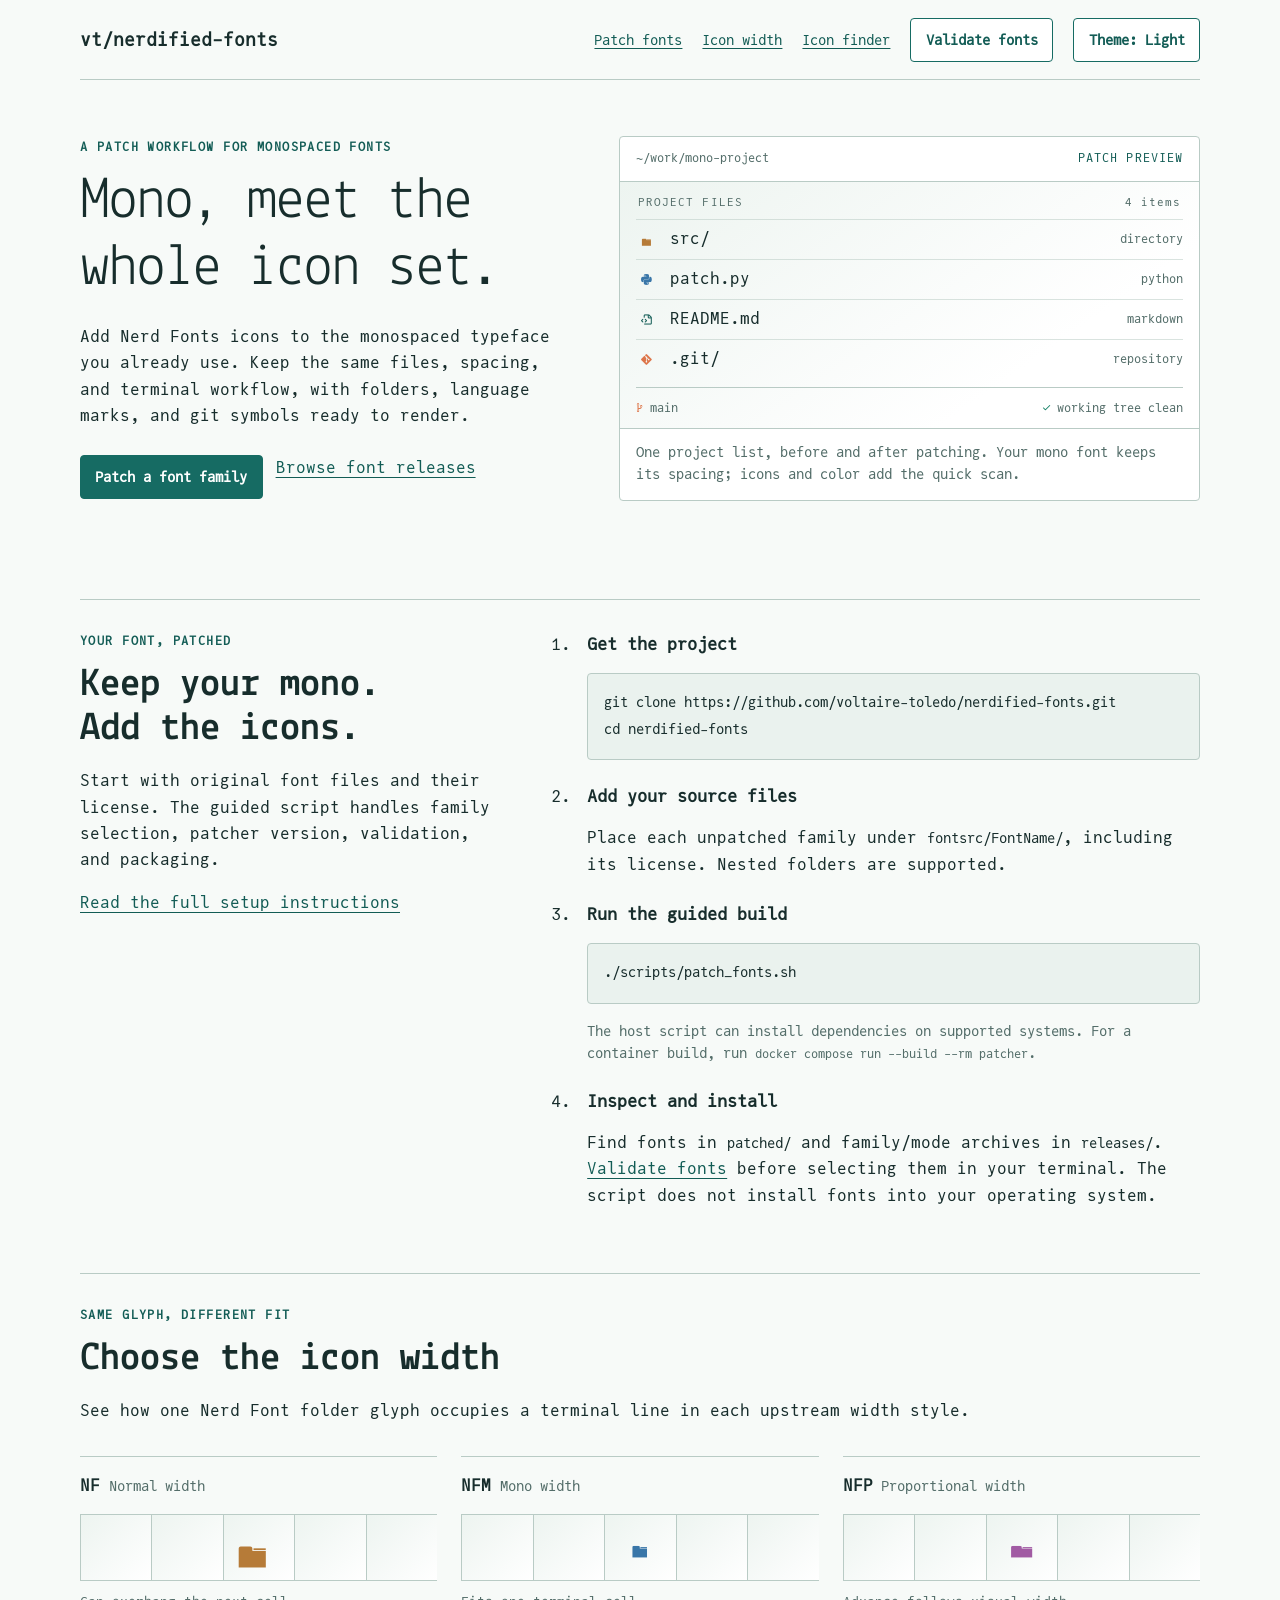
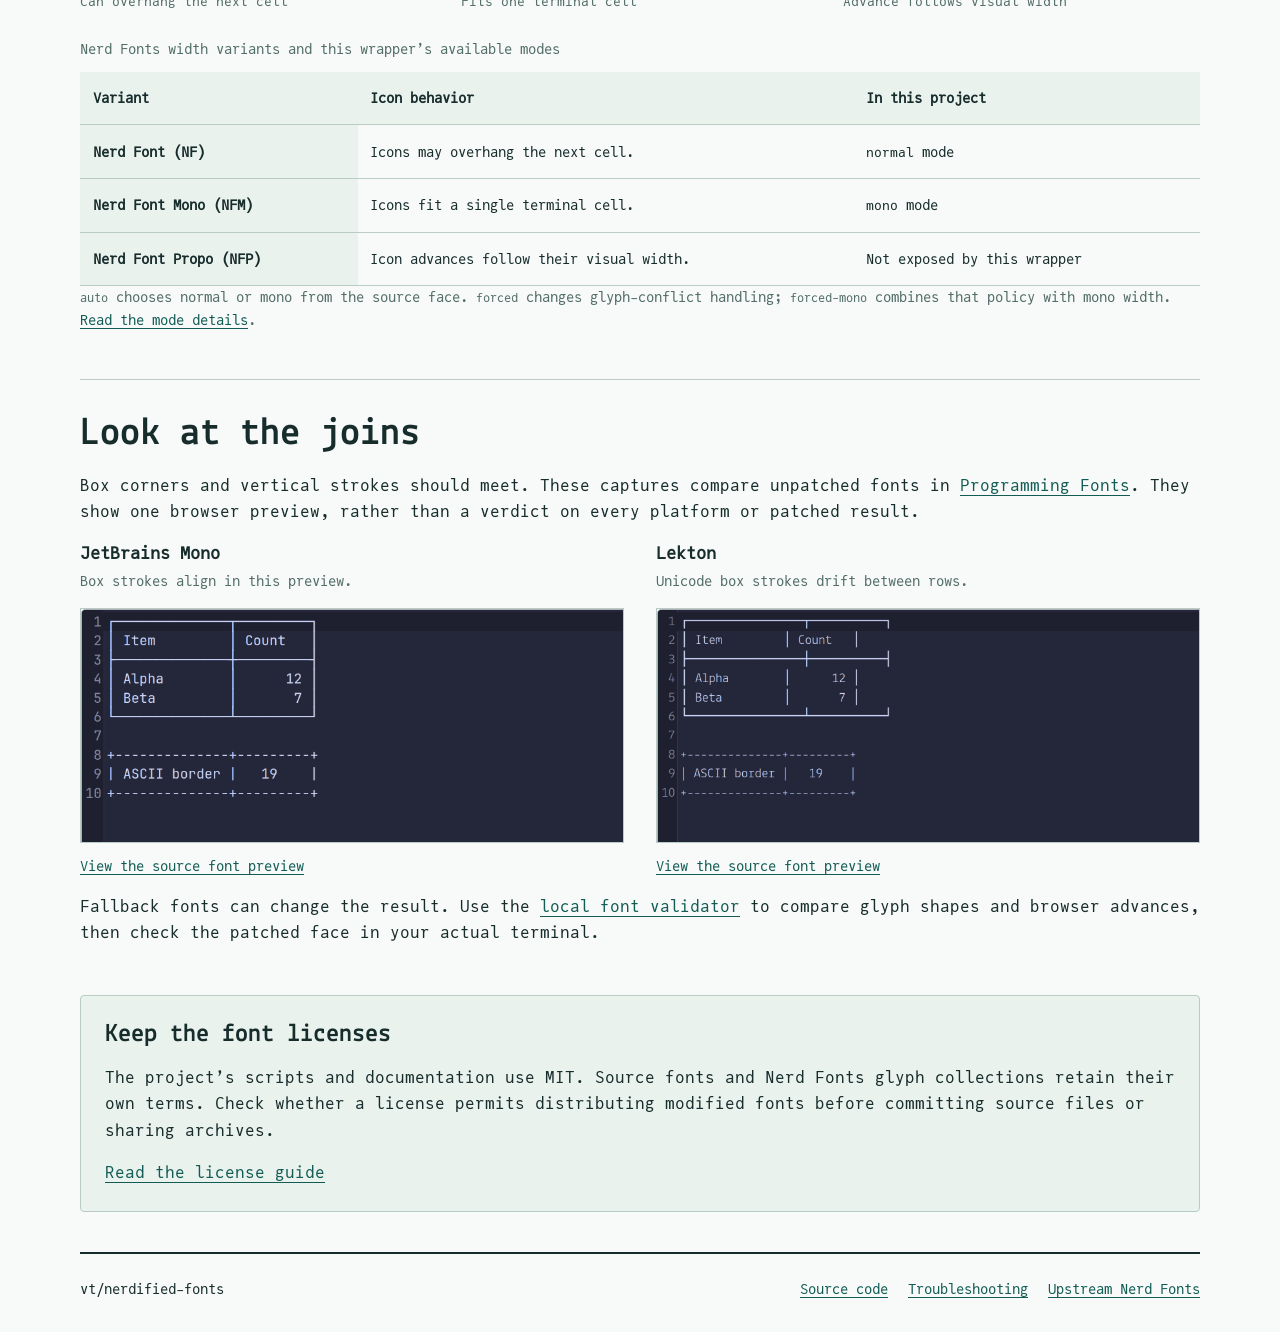
<file: site/index.html>
<!doctype html>
<html lang="en">
<head>
  <meta charset="utf-8">
  <meta name="viewport" content="width=device-width, initial-scale=1">
  <meta name="description" content="Patch monospaced font families with Nerd Fonts glyphs, compare icon widths, and package the results.">
  <title>vt/nerdified-fonts — Nerd Fonts for mono type</title>
  <link rel="preload" href="fonts/vt-nerd-mono-specimen.woff2" as="font" type="font/woff2" crossorigin>
  <link rel="preload" href="fonts/lekton-bold.woff2" as="font" type="font/woff2" crossorigin>
  <script src="theme.js"></script>
  <link rel="stylesheet" href="styles.css">
</head>
<body>
  <a class="skip" href="#main">Skip to content</a>
  <header class="site-header">
    <a class="brand" href="index.html" aria-current="page">vt/nerdified-fonts</a>
    <nav aria-label="Main navigation">
      <a href="#patch">Patch fonts</a>
      <a href="#variants">Icon width</a>
      <a href="https://www.nerdfonts.com/cheat-sheet">Icon finder</a>
      <a class="button" href="validation.html">Validate fonts</a>
      <button type="button" data-theme-toggle>Switch theme</button>
    </nav>
  </header>
  <main id="main">
    <div class="retro-only retro-banner" aria-label="Retro welcome banner">
      <img data-retro-image src="images/retro-disk.png" width="64" height="64" alt="Pixel-art floppy disk">
      <div class="marquee-window"><span class="marquee-text">Welcome to my font homepage!!! Bring your own glyphs. Best viewed with a font you actually like.</span></div>
    </div>
    <div class="retro-only motion-control"><button type="button" data-motion-toggle>Pause retro animations</button></div>
    <section class="intro" aria-labelledby="intro-title">
      <div class="intro-copy">
        <p class="eyebrow">A PATCH WORKFLOW FOR MONOSPACED FONTS</p>
        <h1 id="intro-title">Mono, meet the whole icon set.</h1>
        <p>Add Nerd Fonts icons to the monospaced typeface you already use. Keep the same files, spacing, and terminal workflow, with folders, language marks, and git symbols ready to render.</p>
        <div class="intro-actions">
          <a class="button button-primary" href="#patch">Patch a font family</a>
          <a href="https://github.com/voltaire-toledo/nerdified-fonts/releases">Browse font releases</a>
        </div>
      </div>
      <figure class="intro-demo" aria-labelledby="demo-caption">
        <div class="demo-window-bar"><span>~/work/mono-project</span><span class="demo-state-label">PATCH PREVIEW</span></div>
        <div class="demo-stage" aria-hidden="true">
          <div class="demo-state demo-state-plain">
            <div class="demo-terminal-title"><span>PROJECT FILES</span><span>4 items</span></div>
            <div class="demo-row"><span class="demo-icon"></span><span>src/</span><span class="demo-meta">directory</span></div>
            <div class="demo-row"><span class="demo-icon"></span><span>patch.py</span><span class="demo-meta">python</span></div>
            <div class="demo-row"><span class="demo-icon"></span><span>README.md</span><span class="demo-meta">markdown</span></div>
            <div class="demo-row"><span class="demo-icon"></span><span>.git/</span><span class="demo-meta">repository</span></div>
            <div class="demo-status"><span>main</span><span>working tree clean</span></div>
          </div>
          <div class="demo-state demo-state-patched">
            <div class="demo-terminal-title"><span>PROJECT FILES</span><span>4 items</span></div>
            <div class="demo-row"><span class="demo-icon nf-folder">&#xe613;</span><span>src/</span><span class="demo-meta">directory</span></div>
            <div class="demo-row"><span class="demo-icon nf-python">&#xe73c;</span><span>patch.py</span><span class="demo-meta">python</span></div>
            <div class="demo-row"><span class="demo-icon nf-file">&#xf40d;</span><span>README.md</span><span class="demo-meta">markdown</span></div>
            <div class="demo-row"><span class="demo-icon nf-git">&#xe702;</span><span>.git/</span><span class="demo-meta">repository</span></div>
            <div class="demo-status"><span><span class="demo-branch" aria-hidden="true">&#xf418;</span> main</span><span><span class="demo-check" aria-hidden="true">&#xf42e;</span> working tree clean</span></div>
          </div>
        </div>
        <figcaption id="demo-caption">One project list, before and after patching. Your mono font keeps its spacing; icons and color add the quick scan.</figcaption>
      </figure>
    </section>
    <section class="section-rule setup" id="patch" aria-labelledby="patch-title">
      <div>
        <p class="eyebrow">YOUR FONT, PATCHED</p>
        <h2 id="patch-title">Keep your mono. Add the icons.</h2>
        <p>Start with original font files and their license. The guided script handles family selection, patcher version, validation, and packaging.</p>
        <p><a href="https://github.com/voltaire-toledo/nerdified-fonts#quickstart-patch-fonts-locally">Read the full setup instructions</a></p>
      </div>
      <ol class="steps">
        <li><h3>Get the project</h3><pre><code>git clone https://github.com/voltaire-toledo/nerdified-fonts.git
cd nerdified-fonts</code></pre></li>
        <li><h3>Add your source files</h3><p>Place each unpatched family under <code>fontsrc/FontName/</code>, including its license. Nested folders are supported.</p></li>
        <li><h3>Run the guided build</h3><pre><code>./scripts/patch_fonts.sh</code></pre><p class="small">The host script can install dependencies on supported systems. For a container build, run <code>docker compose run --build --rm patcher</code>.</p></li>
        <li><h3>Inspect and install</h3><p>Find fonts in <code>patched/</code> and family/mode archives in <code>releases/</code>. <a href="validation.html">Validate fonts</a> before selecting them in your terminal. The script does not install fonts into your operating system.</p></li>
      </ol>
    </section>
    <section class="section-rule" id="variants" aria-labelledby="width-title">
      <p class="eyebrow">SAME GLYPH, DIFFERENT FIT</p>
      <h2 id="width-title">Choose the icon width</h2>
      <p>See how one Nerd Font folder glyph occupies a terminal line in each upstream width style.</p>
      <div class="width-specimens" role="group" aria-label="Width examples using the same folder glyph">
        <figure class="width-example">
          <figcaption><strong>NF</strong><span>Normal width</span></figcaption>
          <div class="width-ruler" aria-hidden="true"><span class="width-cell"></span><span class="width-cell"></span><span class="width-cell"></span><span class="width-cell"></span><span class="width-cell"></span><span class="width-glyph width-glyph-wide">&#xe613;</span></div>
          <p>Can overhang the next cell</p>
        </figure>
        <figure class="width-example">
          <figcaption><strong>NFM</strong><span>Mono width</span></figcaption>
          <div class="width-ruler" aria-hidden="true"><span class="width-cell"></span><span class="width-cell"></span><span class="width-cell"></span><span class="width-cell"></span><span class="width-cell"></span><span class="width-glyph width-glyph-cell">&#xe613;</span></div>
          <p>Fits one terminal cell</p>
        </figure>
        <figure class="width-example">
          <figcaption><strong>NFP</strong><span>Proportional width</span></figcaption>
          <div class="width-ruler width-ruler-propo" aria-hidden="true"><span class="width-cell"></span><span class="width-cell"></span><span class="width-cell"></span><span class="width-cell"></span><span class="width-cell"></span><span class="width-glyph width-glyph-propo">&#xe613;</span></div>
          <p>Advance follows visual width</p>
        </figure>
      </div>
      <div class="table-scroll" tabindex="0" role="region" aria-label="Font width variants">
        <table>
          <caption>Nerd Fonts width variants and this wrapper’s available modes</caption>
          <thead><tr><th scope="col">Variant</th><th scope="col">Icon behavior</th><th scope="col">In this project</th></tr></thead>
          <tbody>
            <tr><th scope="row">Nerd Font (NF)</th><td>Icons may overhang the next cell.</td><td><code>normal</code> mode</td></tr>
            <tr><th scope="row">Nerd Font Mono (NFM)</th><td>Icons fit a single terminal cell.</td><td><code>mono</code> mode</td></tr>
            <tr><th scope="row">Nerd Font Propo (NFP)</th><td>Icon advances follow their visual width.</td><td>Not exposed by this wrapper</td></tr>
          </tbody>
        </table>
      </div>
      <p class="small"><code>auto</code> chooses normal or mono from the source face. <code>forced</code> changes glyph-conflict handling; <code>forced-mono</code> combines that policy with mono width. <a href="https://github.com/voltaire-toledo/nerdified-fonts#types-of-nerd-fonts">Read the mode details</a>.</p>
    </section>
    <section class="section-rule" id="field-test" aria-labelledby="test-title">
      <h2 id="test-title">Look at the joins</h2>
      <p>Box corners and vertical strokes should meet. These captures compare unpatched fonts in <a href="https://www.programmingfonts.org/">Programming Fonts</a>. They show one browser preview, rather than a verdict on every platform or patched result.</p>
      <div class="test-comparison">
        <figure><h3>JetBrains Mono</h3><p class="small">Box strokes align in this preview.</p><img src="images/jetbrains-mono-box-test.png" width="1680" height="720" loading="lazy" alt="JetBrains Mono preview with aligned Unicode box corners and vertical columns."><figcaption><a href="https://www.programmingfonts.org/#jetbrainsmono">View the source font preview</a></figcaption></figure>
        <figure><h3>Lekton</h3><p class="small">Unicode box strokes drift between rows.</p><img src="images/lekton-box-test.png" width="1680" height="720" loading="lazy" alt="Lekton preview with Unicode box borders stepping between rows while the ASCII border aligns."><figcaption><a href="https://www.programmingfonts.org/#lekton">View the source font preview</a></figcaption></figure>
      </div>
      <p>Fallback fonts can change the result. Use the <a href="validation.html">local font validator</a> to compare glyph shapes and browser advances, then check the patched face in your actual terminal.</p>
    </section>
    <section class="note" aria-labelledby="license-title">
      <h2 id="license-title">Keep the font licenses</h2>
      <p>The project’s scripts and documentation use MIT. Source fonts and Nerd Fonts glyph collections retain their own terms. Check whether a license permits distributing modified fonts before committing source files or sharing archives.</p>
      <a href="https://github.com/voltaire-toledo/nerdified-fonts#license">Read the license guide</a>
    </section>
  </main>
  <footer class="site-footer"><span>vt/nerdified-fonts</span><div><a href="https://github.com/voltaire-toledo/nerdified-fonts">Source code</a><a href="https://github.com/voltaire-toledo/nerdified-fonts#troubleshooting">Troubleshooting</a><a href="https://github.com/ryanoasis/nerd-fonts">Upstream Nerd Fonts</a></div></footer>
</body>
</html>
</file>
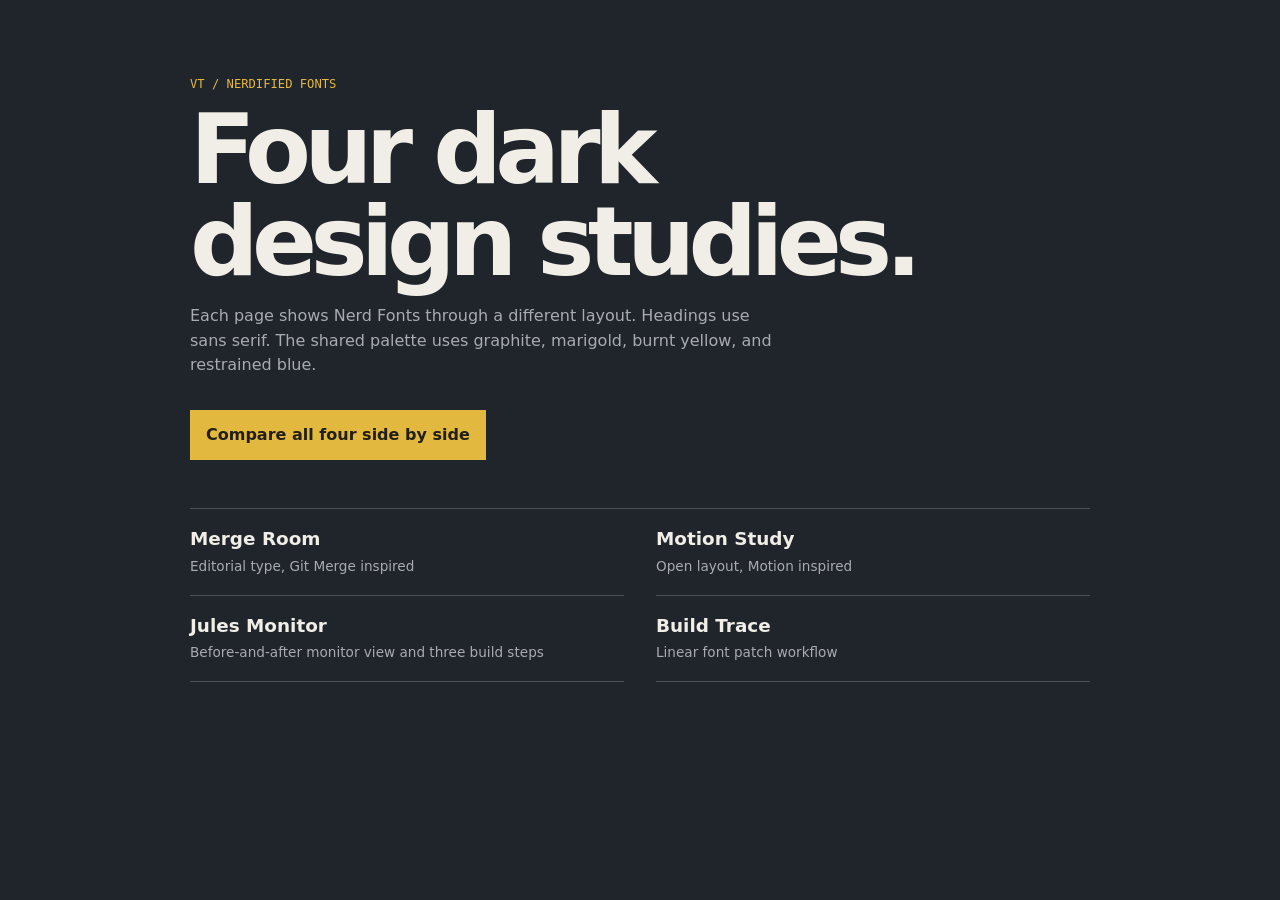
<file: site/prototypes/index.html>
<!doctype html>
<html lang="en">
<head>
  <meta charset="utf-8">
  <meta name="viewport" content="width=device-width, initial-scale=1">
  <meta name="description" content="Four dark visual prototypes for the Nerd Fonts patch workflow.">
  <title>Nerd Fonts dark prototypes</title>
  <style>
    :root { color-scheme: dark; --page: #20242b; --panel: #282e37; --ink: #f0eee7; --muted: #a8acb2; --rule: #4a515b; --yellow: #e3b83f; }
    * { box-sizing: border-box; }
    body { margin: 0; background: var(--page); color: var(--ink); font: 16px/1.55 ui-sans-serif, system-ui, -apple-system, BlinkMacSystemFont, 'Segoe UI', sans-serif; }
    main { width: min(900px, calc(100% - 2rem)); margin: 0 auto; padding: 4rem 0; }
    h1 { max-width: 12ch; margin: 0; font-size: clamp(3rem, 8vw, 6rem); letter-spacing: -.07em; line-height: .95; }
    p { max-width: 58ch; color: var(--muted); }
    a { color: var(--yellow); text-underline-offset: .2em; }
    a:focus-visible { outline: 3px solid var(--yellow); outline-offset: 4px; }
    .eyebrow { color: var(--yellow); font: .76rem/1.4 ui-monospace, monospace; }
    .primary { display: inline-block; margin: 1rem 0 2rem; padding: .8rem 1rem; background: var(--yellow); color: #211e16; font-weight: 700; text-decoration: none; }
    ul { display: grid; grid-template-columns: repeat(2, minmax(0,1fr)); gap: 0 2rem; padding: 0; list-style: none; border-top: 1px solid var(--rule); }
    li { padding: 1rem 0; border-bottom: 1px solid var(--rule); }
    li a { display: block; color: var(--ink); font-size: 1.15rem; font-weight: 650; text-decoration: none; }
    li span { color: var(--muted); font-size: .85rem; }
    @media (max-width: 580px) { ul { grid-template-columns: 1fr; } main { padding-top: 2.5rem; } }
  </style>
</head>
<body>
  <main>
    <p class="eyebrow">VT / NERDIFIED FONTS</p>
    <h1>Four dark design studies.</h1>
    <p>Each page shows Nerd Fonts through a different layout. Headings use sans serif. The shared palette uses graphite, marigold, burnt yellow, and restrained blue.</p>
    <a class="primary" href="dark-set/index.html">Compare all four side by side</a>
    <ul>
      <li><a href="dark-set/merge-room.html">Merge Room</a><span>Editorial type, Git Merge inspired</span></li>
      <li><a href="dark-set/motion-study.html">Motion Study</a><span>Open layout, Motion inspired</span></li>
      <li><a href="dark-set/jules-monitor.html">Jules Monitor</a><span>Before-and-after monitor view and three build steps</span></li>
      <li><a href="dark-set/build-trace.html">Build Trace</a><span>Linear font patch workflow</span></li>
    </ul>
  </main>
</body>
</html>
</file>
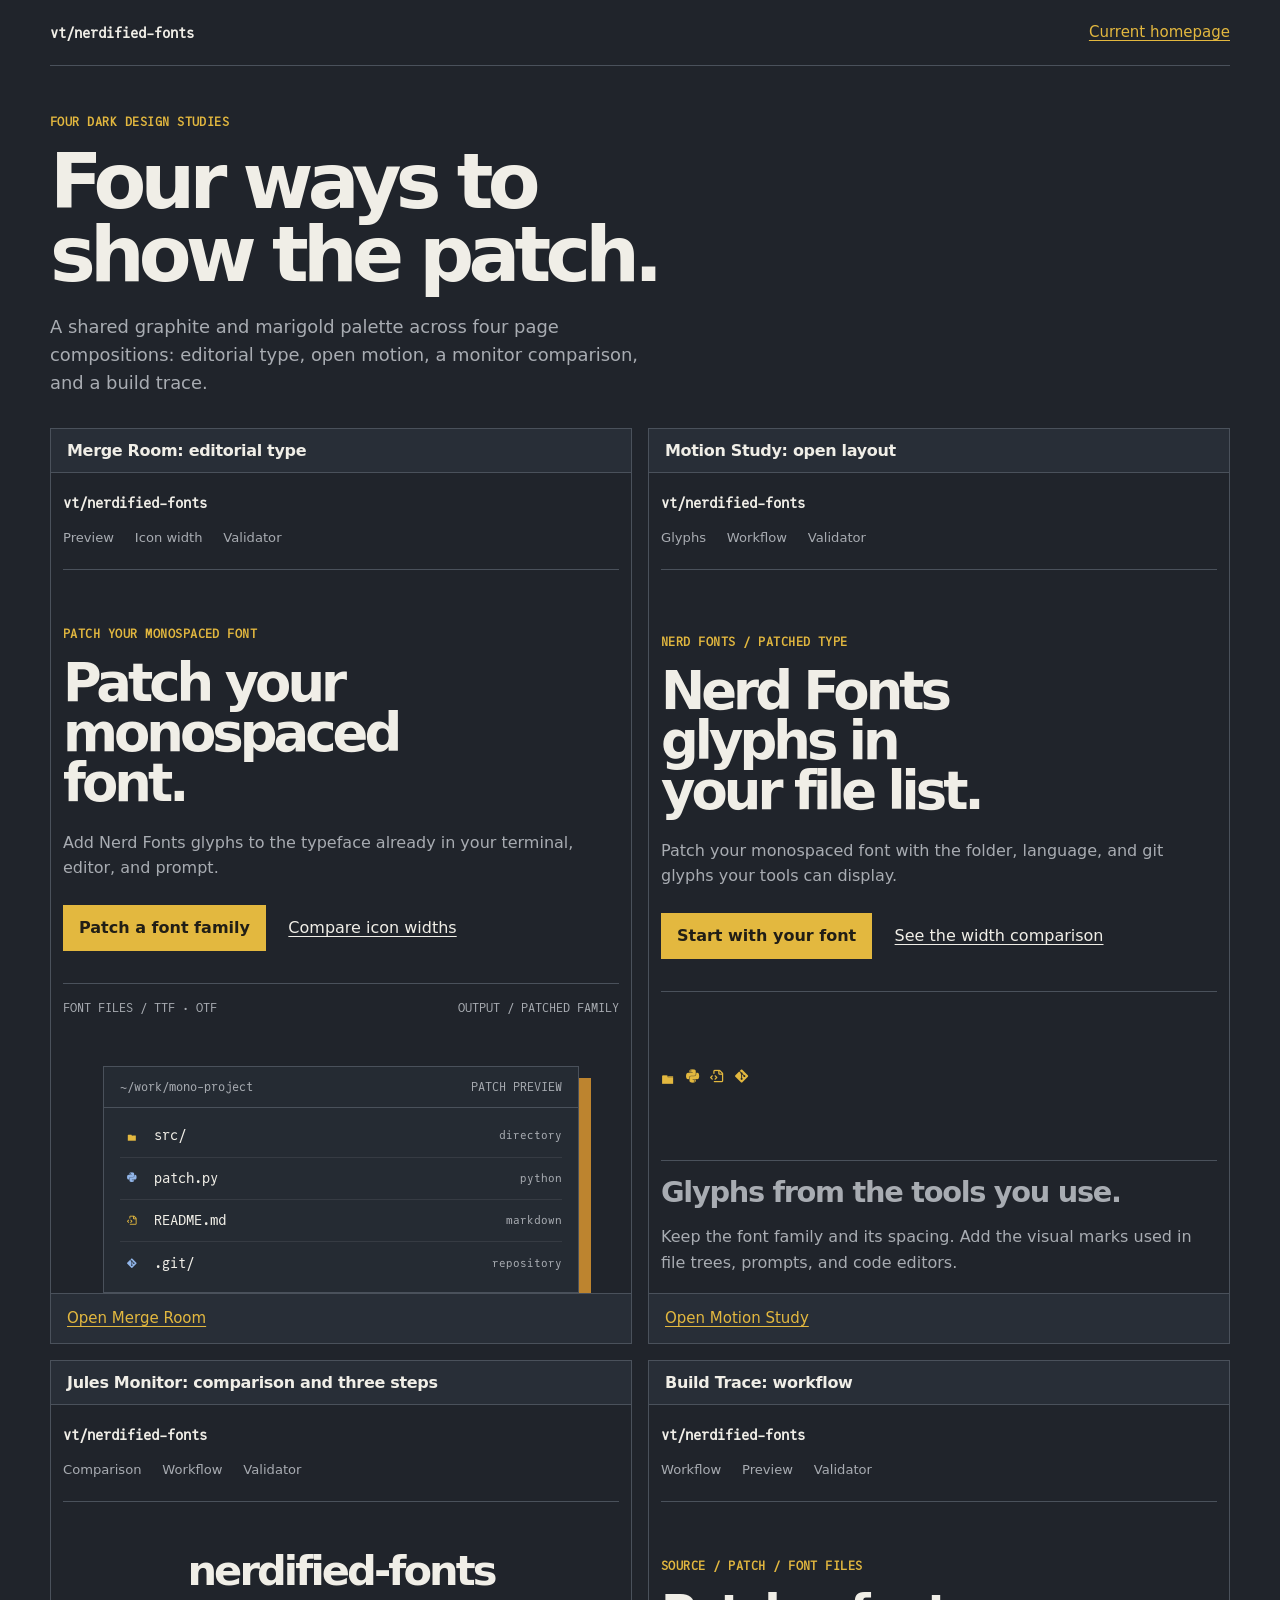
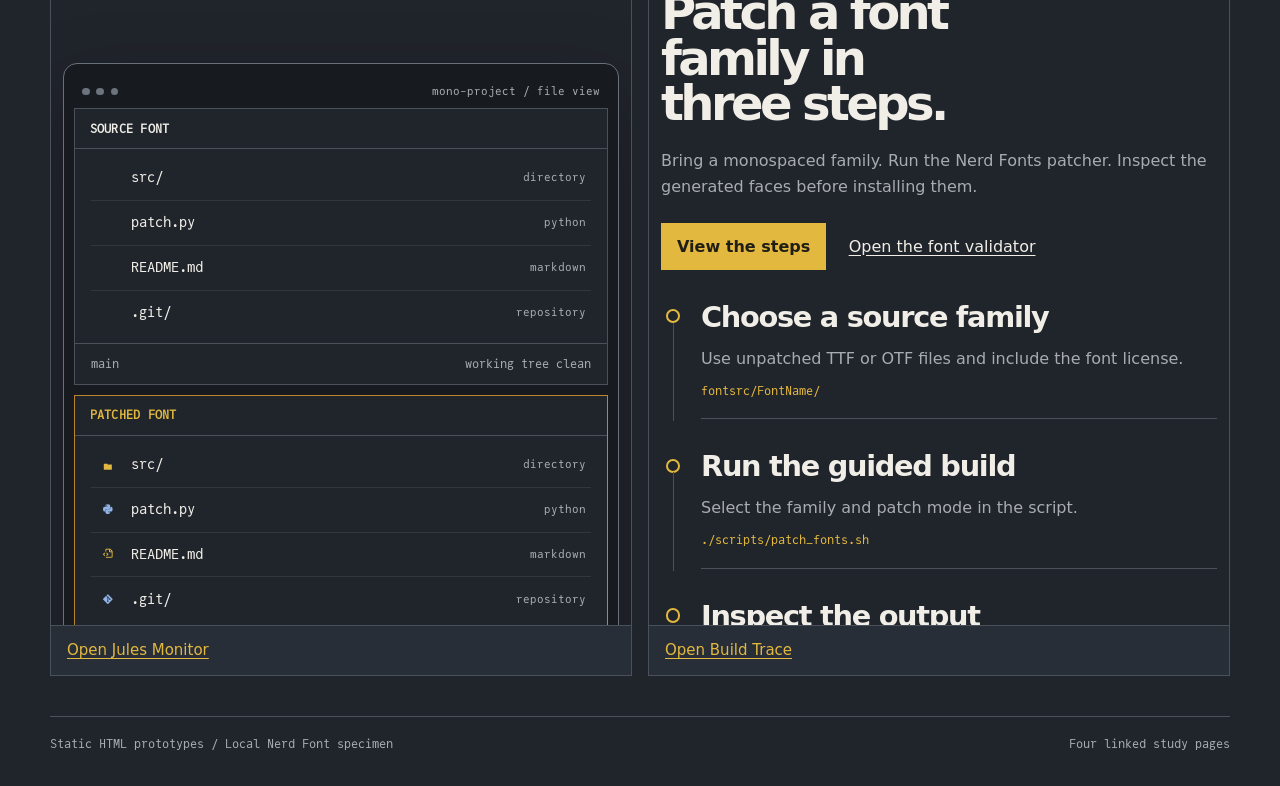
<file: site/prototypes/dark-set/index.html>
<!doctype html>
<html lang="en">
<head>
  <meta charset="utf-8">
  <meta name="viewport" content="width=device-width, initial-scale=1">
  <meta name="description" content="Compare four dark visual directions for the Nerd Fonts patch workflow.">
  <title>Dark design studies | vt/nerdified-fonts</title>
  <link rel="stylesheet" href="prototypes.css">
  <style>body { background: #20242b; color: #f0eee7; font: 15px/1.55 ui-sans-serif, system-ui, sans-serif; } h1,h2 { font-family: ui-sans-serif,system-ui,sans-serif; } :focus-visible { outline: 3px solid #e3b83f; outline-offset: 4px; }</style>
</head>
<body>
  <header class="topbar"><a class="brand" href="../../index.html">vt/nerdified-fonts</a><a href="../../index.html">Current homepage</a></header>
  <main>
    <section style="padding:3rem 0 1rem">
      <p class="eyebrow">FOUR DARK DESIGN STUDIES</p>
      <h1 style="max-width:16ch;font-size:clamp(2.8rem,6vw,5rem)">Four ways to show the patch.</h1>
      <p class="lede">A shared graphite and marigold palette across four page compositions: editorial type, open motion, a monitor comparison, and a build trace.</p>
    </section>
    <section class="gallery" aria-label="Four live prototype previews">
      <article><h2>Merge Room: editorial type</h2><iframe title="Merge Room prototype" src="merge-room.html"></iframe><a href="merge-room.html">Open Merge Room</a></article>
      <article><h2>Motion Study: open layout</h2><iframe title="Motion Study prototype" src="motion-study.html"></iframe><a href="motion-study.html">Open Motion Study</a></article>
      <article><h2>Jules Monitor: comparison and three steps</h2><iframe title="Jules Monitor prototype" src="jules-monitor.html"></iframe><a href="jules-monitor.html">Open Jules Monitor</a></article>
      <article><h2>Build Trace: workflow</h2><iframe title="Build Trace prototype" src="build-trace.html"></iframe><a href="build-trace.html">Open Build Trace</a></article>
    </section>
  </main>
  <footer class="footer"><span>Static HTML prototypes / Local Nerd Font specimen</span><span>Four linked study pages</span></footer>
</body>
</html>
</file>
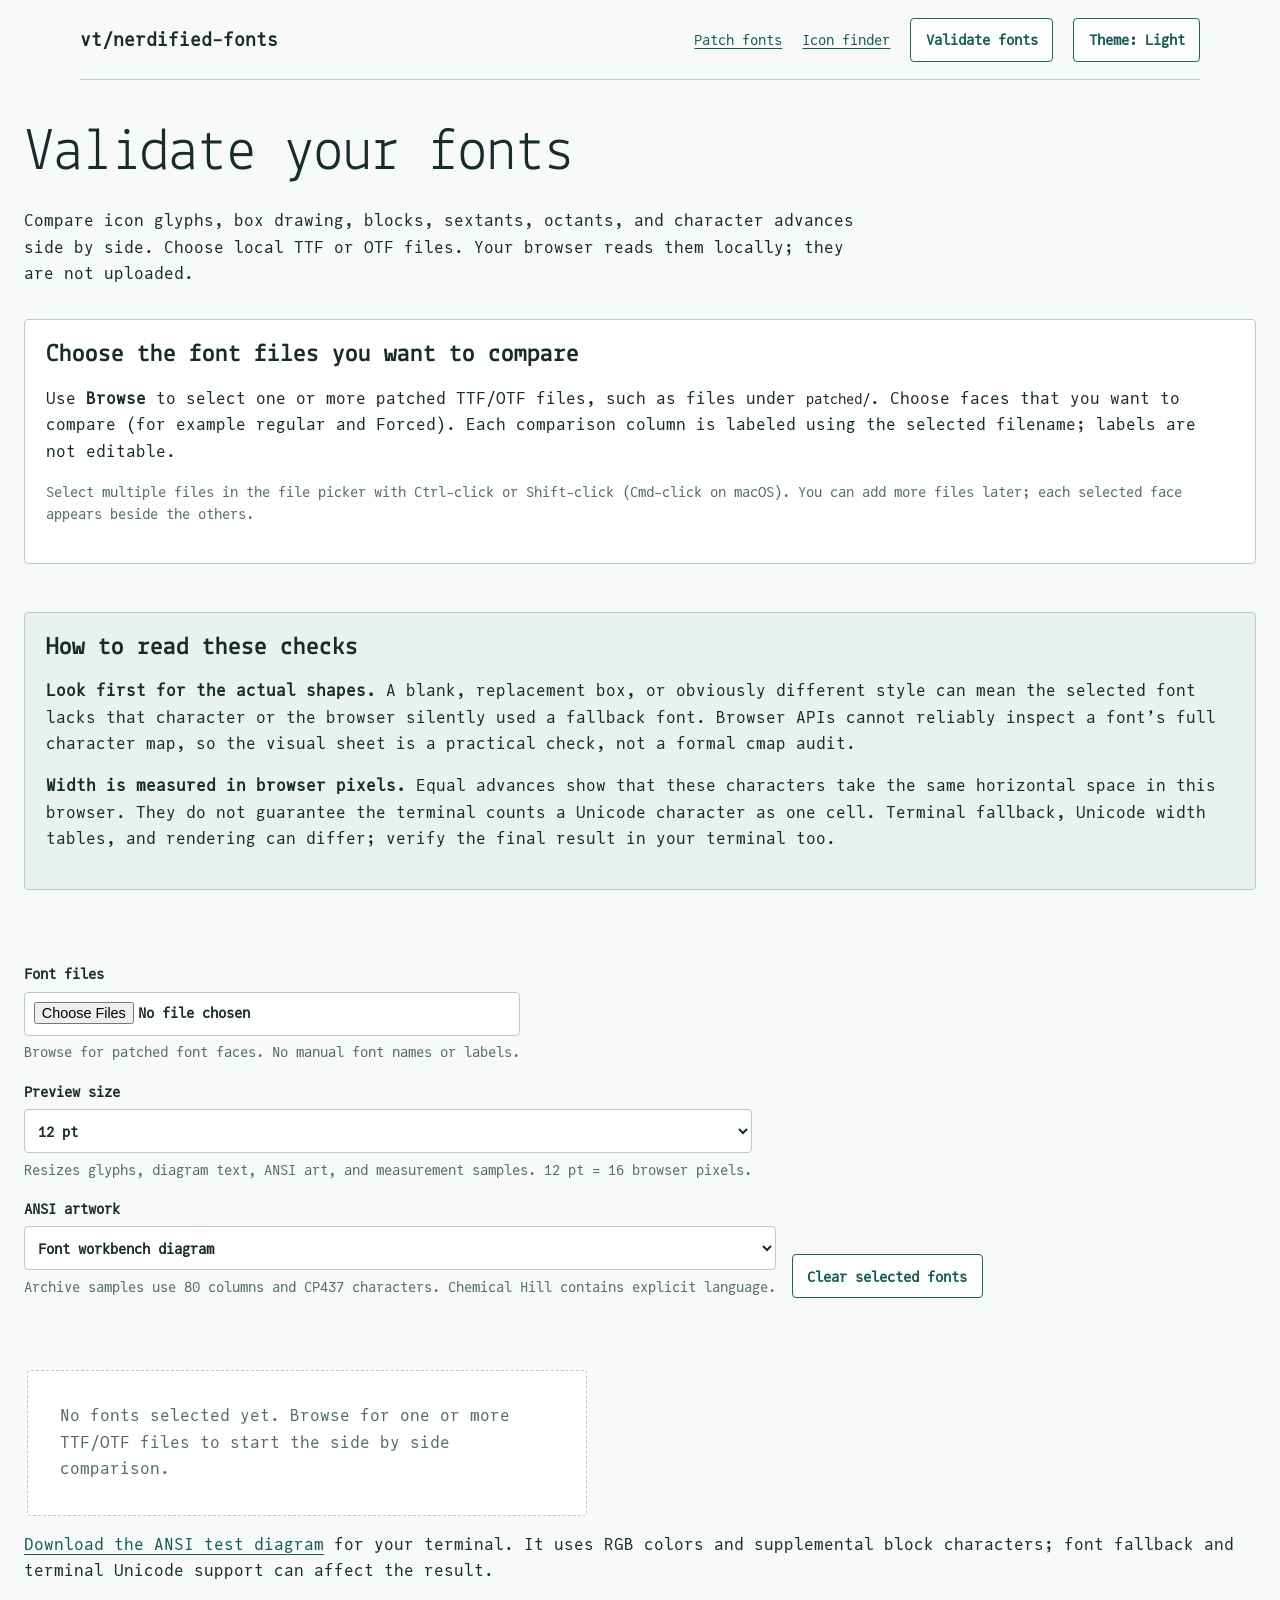
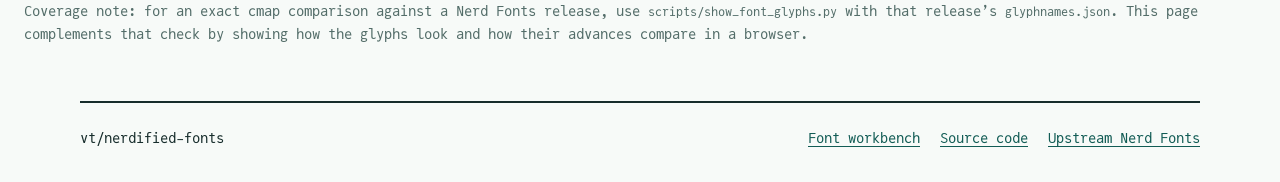
<file: site/validation.html>
<!doctype html>
<html lang="en">
<head>
  <meta charset="utf-8">
  <meta name="viewport" content="width=device-width, initial-scale=1">
  <meta name="description" content="Compare local font glyphs, box drawing, and character advances in your browser. Font files are not uploaded.">
  <title>Validate fonts — vt/nerdified-fonts</title>
  <script src="theme.js"></script>
  <link rel="stylesheet" href="styles.css">
</head>
<body>
  <a class="skip" href="#main">Skip to content</a>
  <header class="site-header">
    <a class="brand" href="index.html">vt/nerdified-fonts</a>
    <nav aria-label="Main navigation">
      <a href="index.html#patch">Patch fonts</a>
      <a href="https://www.nerdfonts.com/cheat-sheet">Icon finder</a>
      <a class="button" href="validation.html" aria-current="page">Validate fonts</a>
      <button type="button" data-theme-toggle>Switch theme</button>
    </nav>
  </header>
  <main id="main" class="validator-main">
    <div class="retro-only retro-banner" aria-label="Retro welcome banner">
      <img data-retro-image src="images/retro-disk.png" width="64" height="64" alt="Pixel-art floppy disk">
      <div class="marquee-window"><span class="marquee-text">Welcome to the glyph inspection department!!! Your fonts stay on your computer.</span></div>
    </div>
    <div class="retro-only motion-control"><button type="button" data-motion-toggle>Pause retro animations</button></div>
    <div class="tool-intro">
      <h1>Validate your fonts</h1>
      <p>Compare icon glyphs, box drawing, blocks, sextants, octants, and character advances side by side. Choose local TTF or OTF files. Your browser reads them locally; they are not uploaded.</p>
    </div>

    <section class="panel">
      <h2>Choose the font files you want to compare</h2>
      <p>Use <strong>Browse</strong> to select one or more patched TTF/OTF files, such as files under <code>patched/</code>. Choose faces that you want to compare (for example regular and Forced). Each comparison column is labeled using the selected filename; labels are not editable.</p>
      <p class="help">Select multiple files in the file picker with Ctrl-click or Shift-click (Cmd-click on macOS). You can add more files later; each selected face appears beside the others.</p>
    </section>
    <section class="panel notice">
      <h2>How to read these checks</h2>
      <p><strong>Look first for the actual shapes.</strong> A blank, replacement box, or obviously different style can mean the selected font lacks that character or the browser silently used a fallback font. Browser APIs cannot reliably inspect a font’s full character map, so the visual sheet is a practical check, not a formal cmap audit.</p>
      <p><strong>Width is measured in browser pixels.</strong> Equal advances show that these characters take the same horizontal space in this browser. They do not guarantee the terminal counts a Unicode character as one cell. Terminal fallback, Unicode width tables, and rendering can differ; verify the final result in your terminal too.</p>
    </section>
    <section class="controls" aria-label="Validation controls">
      <label class="control">Font files <input id="fontFiles" type="file" accept=".ttf,.otf,font/ttf,font/otf" multiple><span class="help">Browse for patched font faces. No manual font names or labels.</span></label>
      <label class="control">Preview size <select id="fontSize"><option value="12" selected>12 pt</option><option value="16">16 pt</option><option value="18">18 pt</option><option value="24">24 pt</option><option value="32">32 pt</option><option value="40">40 pt</option></select><span class="help">Resizes glyphs, diagram text, ANSI art, and measurement samples. 12 pt = 16 browser pixels.</span></label>
      <label class="control">ANSI artwork <select id="ansiArtwork"><option value="workbench">Font workbench diagram</option><option value="EO-DEM1.ANS">El Guapo — demesne</option><option value="EO-VOS.ANS">El Guapo — Visions of Sacrifice</option><option value="EO-CHEM1.ANS">El Guapo — Chemical Hill</option></select><span class="help">Archive samples use 80 columns and CP437 characters. Chemical Hill contains explicit language.</span></label>
      <button id="clearFonts" type="button">Clear selected fonts</button>
    </section>
    <p id="loadStatus" role="status" aria-live="polite"></p>
    <div class="font-list" id="fontList" tabindex="0" role="region" aria-label="Font comparison results. Scroll horizontally to see more selected fonts."><div class="empty-state">No fonts selected yet. Browse for one or more TTF/OTF files to start the side by side comparison.</div></div>
    <p><a href="samples/font-workbench.ans" download>Download the ANSI test diagram</a> for your terminal. It uses RGB colors and supplemental block characters; font fallback and terminal Unicode support can affect the result.</p>
    <p class="footer-note">Coverage note: for an exact cmap comparison against a Nerd Fonts release, use <code>scripts/show_font_glyphs.py</code> with that release’s <code>glyphnames.json</code>. This page complements that check by showing how the glyphs look and how their advances compare in a browser.</p>
  </main>
  <footer class="site-footer"><span>vt/nerdified-fonts</span><div><a href="index.html">Font workbench</a><a href="https://github.com/voltaire-toledo/nerdified-fonts">Source code</a><a href="https://github.com/ryanoasis/nerd-fonts">Upstream Nerd Fonts</a></div></footer>
  <script src="ansi-sample.js"></script>
  <script src="ansi-gallery.js"></script>
  <script src="validation.js"></script>
</body>
</html>
</file>
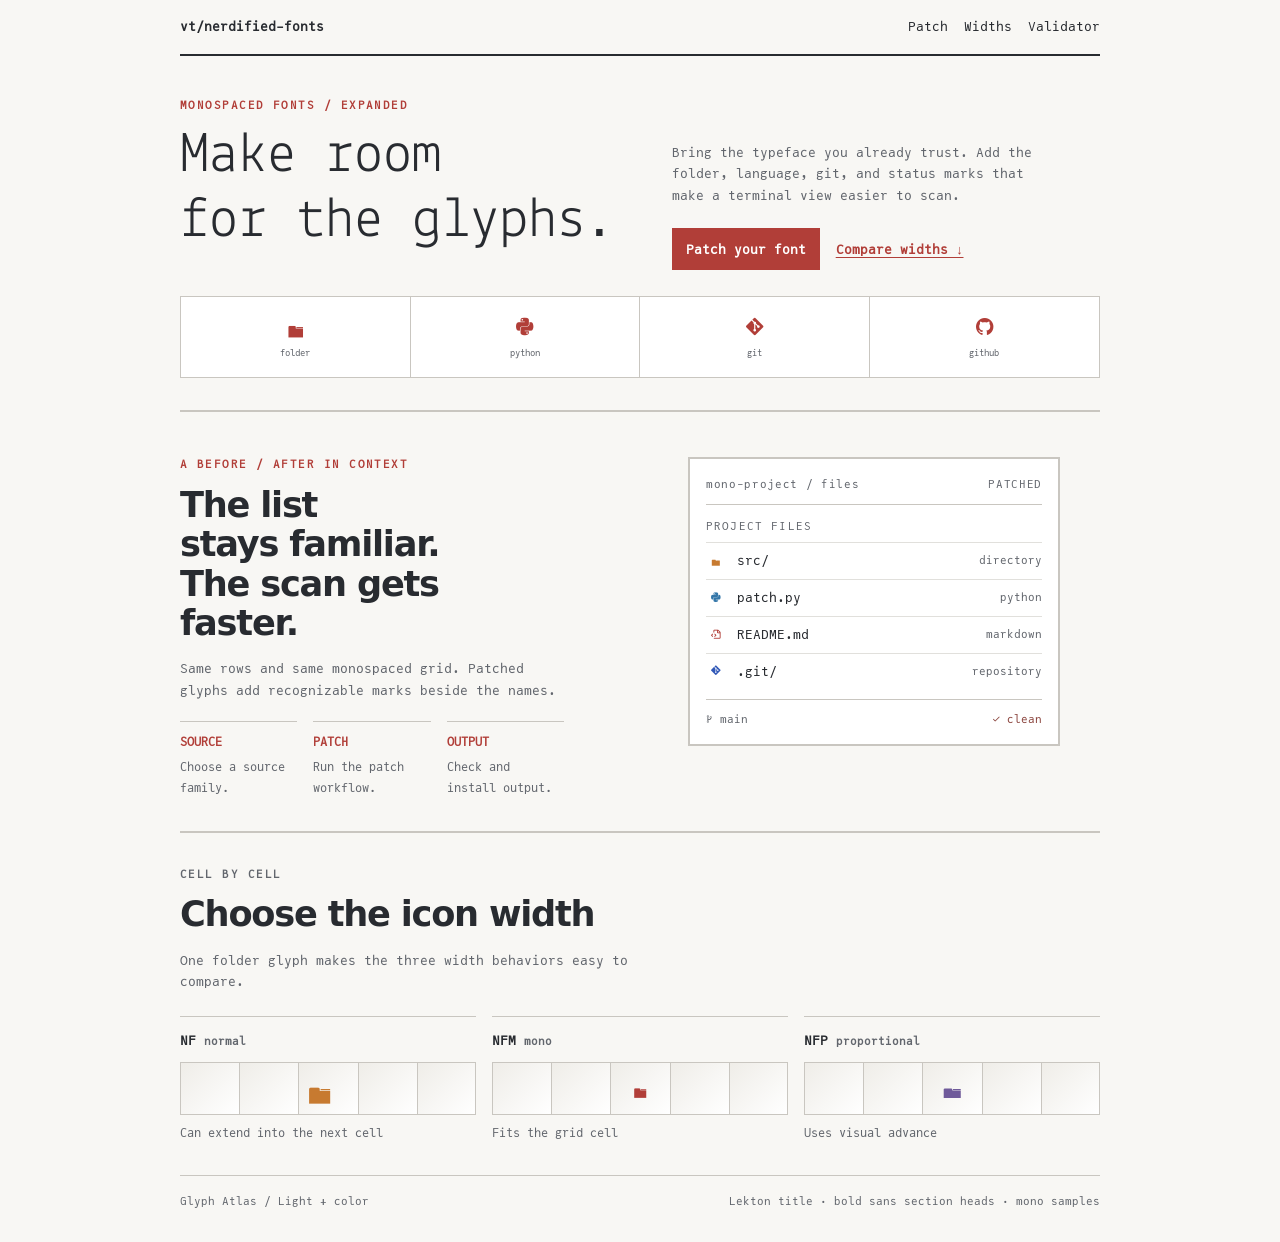
<file: site/prototypes/glyph-atlas.html>
<!doctype html>
<html lang="en">
<head>
  <meta charset="utf-8">
  <meta name="viewport" content="width=device-width, initial-scale=1">
  <title>Glyph Atlas | Nerd Fonts design prototype</title>
  <link rel="stylesheet" href="prototypes.css">
  <style>:focus-visible { outline: 3px solid #b13e38; outline-offset: 3px; }</style>
</head>
<body data-style="atlas">
  <header class="prototype-shell prototype-nav">
    <a class="prototype-brand" href="index.html">vt/nerdified-fonts</a>
    <nav class="prototype-nav-links" aria-label="Prototype navigation"><a href="#patch">Patch</a><a href="#width">Widths</a><a href="#validate">Validator</a></nav>
  </header>
  <main class="prototype-shell">
    <section class="atlas-hero">
      <div class="atlas-intro">
        <div>
          <p class="prototype-label">MONOSPACED FONTS / EXPANDED</p>
          <h1>Make room<br>for the glyphs.</h1>
        </div>
        <div class="prototype-copy">
          <p>Bring the typeface you already trust. Add the folder, language, git, and status marks that make a terminal view easier to scan.</p>
          <div class="prototype-actions"><a class="prototype-button" href="#patch">Patch your font</a><a class="prototype-link" href="#width">Compare widths ↓</a></div>
        </div>
      </div>
      <div class="atlas-glyph-wall" aria-label="Sample Nerd Font glyphs">
        <div class="atlas-glyph"><span class="glyph-folder">&#xe613;</span><small>folder</small></div>
        <div class="atlas-glyph"><span class="glyph-python">&#xe73c;</span><small>python</small></div>
        <div class="atlas-glyph"><span class="glyph-git">&#xe702;</span><small>git</small></div>
        <div class="atlas-glyph"><span>&#xf408;</span><small>github</small></div>
      </div>
    </section>
    <section class="prototype-section atlas-proof" id="patch">
      <div class="prototype-copy">
        <p class="prototype-label">A BEFORE / AFTER IN CONTEXT</p>
        <h2>The list stays familiar.<br>The scan gets faster.</h2>
        <p>Same rows and same monospaced grid. Patched glyphs add recognizable marks beside the names.</p>
        <div class="mini-steps"><div class="mini-step"><b>SOURCE</b><p>Choose a source family.</p></div><div class="mini-step"><b>PATCH</b><p>Run the patch workflow.</p></div><div class="mini-step"><b>OUTPUT</b><p>Check and install output.</p></div></div>
      </div>
      <figure class="specimen" aria-label="Patched project file list">
        <div class="specimen-top"><span>mono-project / files</span><span>PATCHED</span></div>
        <p class="specimen-heading">PROJECT FILES</p>
        <div class="file-row"><span class="file-icon glyph-folder">&#xe613;</span><span>src/</span><span class="file-meta">directory</span></div>
        <div class="file-row"><span class="file-icon glyph-python">&#xe73c;</span><span>patch.py</span><span class="file-meta">python</span></div>
        <div class="file-row"><span class="file-icon">&#xf40d;</span><span>README.md</span><span class="file-meta">markdown</span></div>
        <div class="file-row"><span class="file-icon glyph-git">&#xe702;</span><span>.git/</span><span class="file-meta">repository</span></div>
        <div class="file-status"><span>&#xf418; main</span><span class="glyph-check">&#xf42e; clean</span></div>
      </figure>
    </section>
    <section class="prototype-section" id="width">
      <p class="prototype-label">CELL BY CELL</p>
      <h2>Choose the icon width</h2>
      <p>One folder glyph makes the three width behaviors easy to compare.</p>
      <div class="width-row">
        <div class="width-sample"><strong>NF <small>normal</small></strong><div class="cell-track"><i></i><i></i><i></i><i></i><i></i><span class="track-icon track-icon-wide">&#xe613;</span></div><p class="prototype-caption">Can extend into the next cell</p></div>
        <div class="width-sample"><strong>NFM <small>mono</small></strong><div class="cell-track"><i></i><i></i><i></i><i></i><i></i><span class="track-icon">&#xe613;</span></div><p class="prototype-caption">Fits the grid cell</p></div>
        <div class="width-sample"><strong>NFP <small>proportional</small></strong><div class="cell-track"><i></i><i></i><i></i><i></i><i></i><span class="track-icon track-icon-propo">&#xe613;</span></div><p class="prototype-caption">Uses visual advance</p></div>
      </div>
    </section>
    <footer class="prototype-footer" id="validate"><span>Glyph Atlas / Light + color</span><span>Lekton title · bold sans section heads · mono samples</span></footer>
  </main>
</body>
</html>
</file>
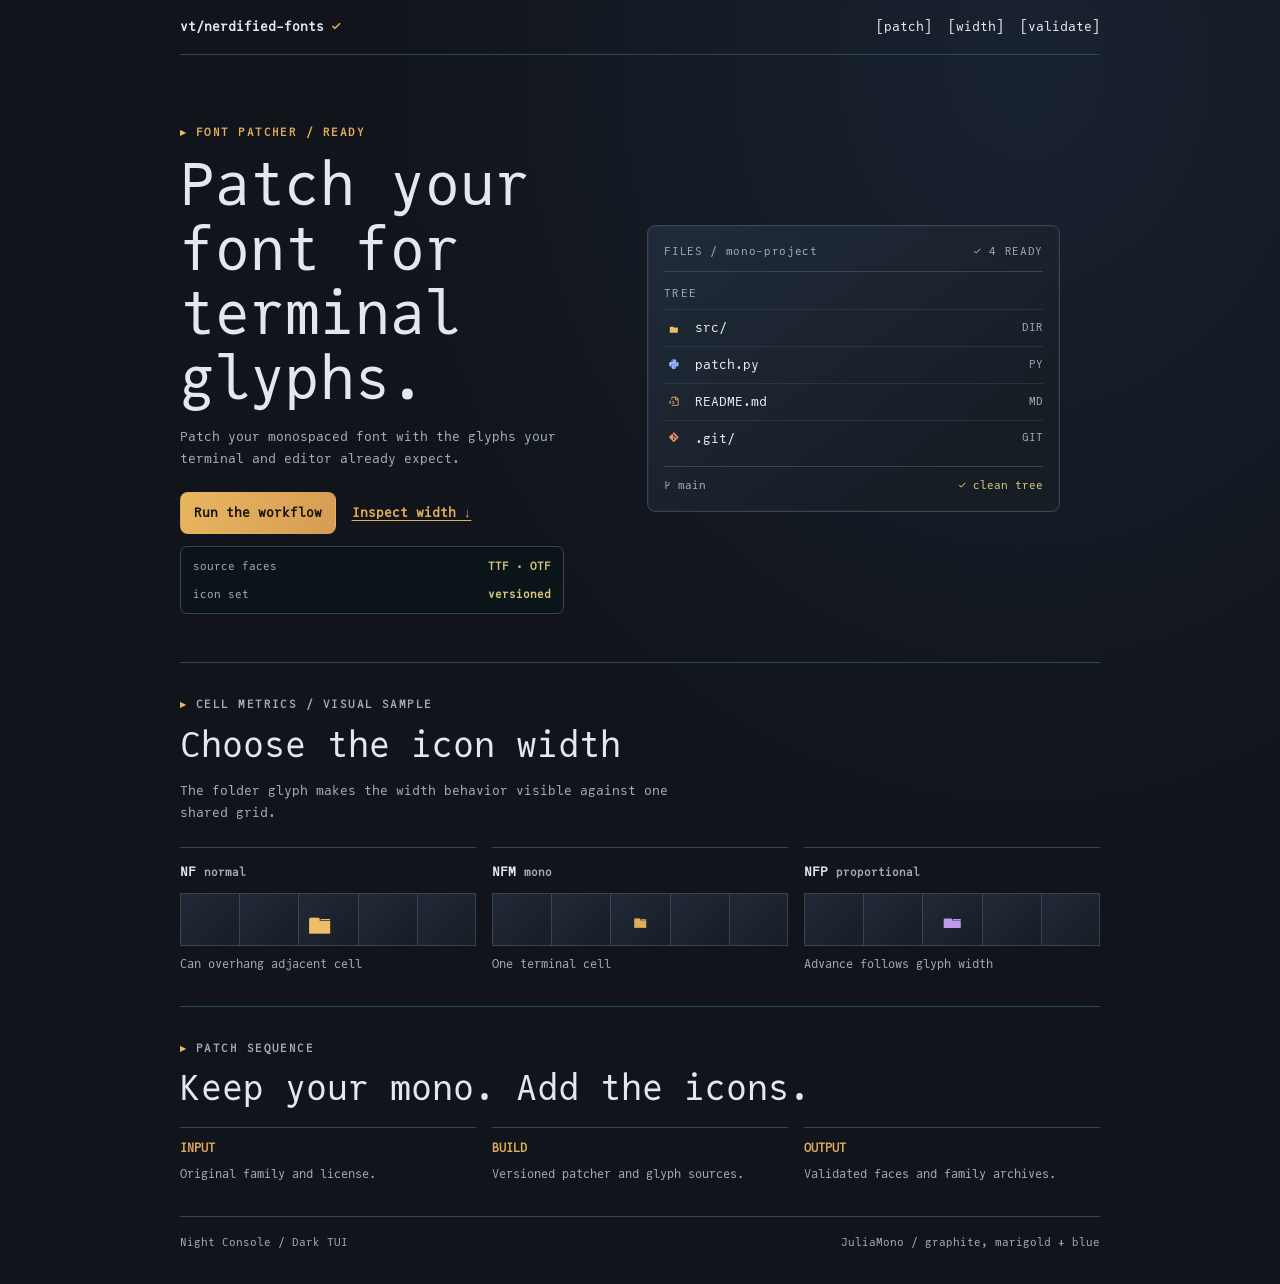
<file: site/prototypes/night-console.html>
<!doctype html>
<html lang="en">
<head>
  <meta charset="utf-8">
  <meta name="viewport" content="width=device-width, initial-scale=1">
  <title>Night Console | Nerd Fonts design prototype</title>
  <link rel="stylesheet" href="prototypes.css">
  <style>:focus-visible { outline: 3px solid #e2ad58; outline-offset: 3px; }</style>
</head>
<body data-style="night">
  <header class="prototype-shell prototype-nav">
    <a class="prototype-brand" href="index.html">vt/nerdified-fonts <span style="color:var(--accent)" aria-hidden="true">&#xf42e;</span></a>
    <nav class="prototype-nav-links" aria-label="Prototype navigation"><a href="#patch">[patch]</a><a href="#width">[width]</a><a href="#validate">[validate]</a></nav>
  </header>
  <main class="prototype-shell">
    <section class="prototype-hero">
      <div class="prototype-copy">
        <p class="prototype-label">FONT PATCHER / READY</p>
        <h1>Patch your font for terminal glyphs.</h1>
        <p>Patch your monospaced font with the glyphs your terminal and editor already expect.</p>
        <div class="prototype-actions"><a class="prototype-button" href="#patch">Run the workflow</a><a class="prototype-link" href="#width">Inspect width ↓</a></div>
        <div class="night-readout"><span>source faces</span><b>TTF · OTF</b><span>icon set</span><b>versioned</b></div>
      </div>
      <figure class="specimen" aria-label="Terminal-style project file view with Nerd Font glyphs">
        <div class="specimen-top"><span>FILES / mono-project</span><span>&#xf42e; 4 READY</span></div>
        <p class="specimen-heading">TREE</p>
        <div class="file-row"><span class="file-icon glyph-folder">&#xe613;</span><span>src/</span><span class="file-meta">DIR</span></div>
        <div class="file-row"><span class="file-icon glyph-python">&#xe73c;</span><span>patch.py</span><span class="file-meta">PY</span></div>
        <div class="file-row"><span class="file-icon">&#xf40d;</span><span>README.md</span><span class="file-meta">MD</span></div>
        <div class="file-row"><span class="file-icon glyph-git">&#xe702;</span><span>.git/</span><span class="file-meta">GIT</span></div>
        <div class="file-status"><span>&#xf418; main</span><span class="glyph-check">&#xf42e; clean tree</span></div>
      </figure>
    </section>
    <section class="prototype-section" id="width">
      <p class="prototype-label">CELL METRICS / VISUAL SAMPLE</p>
      <h2>Choose the icon width</h2>
      <p>The folder glyph makes the width behavior visible against one shared grid.</p>
      <div class="width-row">
        <div class="width-sample"><strong>NF <small>normal</small></strong><div class="cell-track"><i></i><i></i><i></i><i></i><i></i><span class="track-icon track-icon-wide">&#xe613;</span></div><p class="prototype-caption">Can overhang adjacent cell</p></div>
        <div class="width-sample"><strong>NFM <small>mono</small></strong><div class="cell-track"><i></i><i></i><i></i><i></i><i></i><span class="track-icon">&#xe613;</span></div><p class="prototype-caption">One terminal cell</p></div>
        <div class="width-sample"><strong>NFP <small>proportional</small></strong><div class="cell-track"><i></i><i></i><i></i><i></i><i></i><span class="track-icon track-icon-propo">&#xe613;</span></div><p class="prototype-caption">Advance follows glyph width</p></div>
      </div>
    </section>
    <section class="prototype-section" id="patch">
      <p class="prototype-label">PATCH SEQUENCE</p>
      <h2>Keep your mono. Add the icons.</h2>
        <div class="mini-steps"><div class="mini-step"><b>INPUT</b><p>Original family and license.</p></div><div class="mini-step"><b>BUILD</b><p>Versioned patcher and glyph sources.</p></div><div class="mini-step"><b>OUTPUT</b><p>Validated faces and family archives.</p></div></div>
    </section>
    <footer class="prototype-footer" id="validate"><span>Night Console / Dark TUI</span><span>JuliaMono / graphite, marigold + blue</span></footer>
  </main>
</body>
</html>
</file>
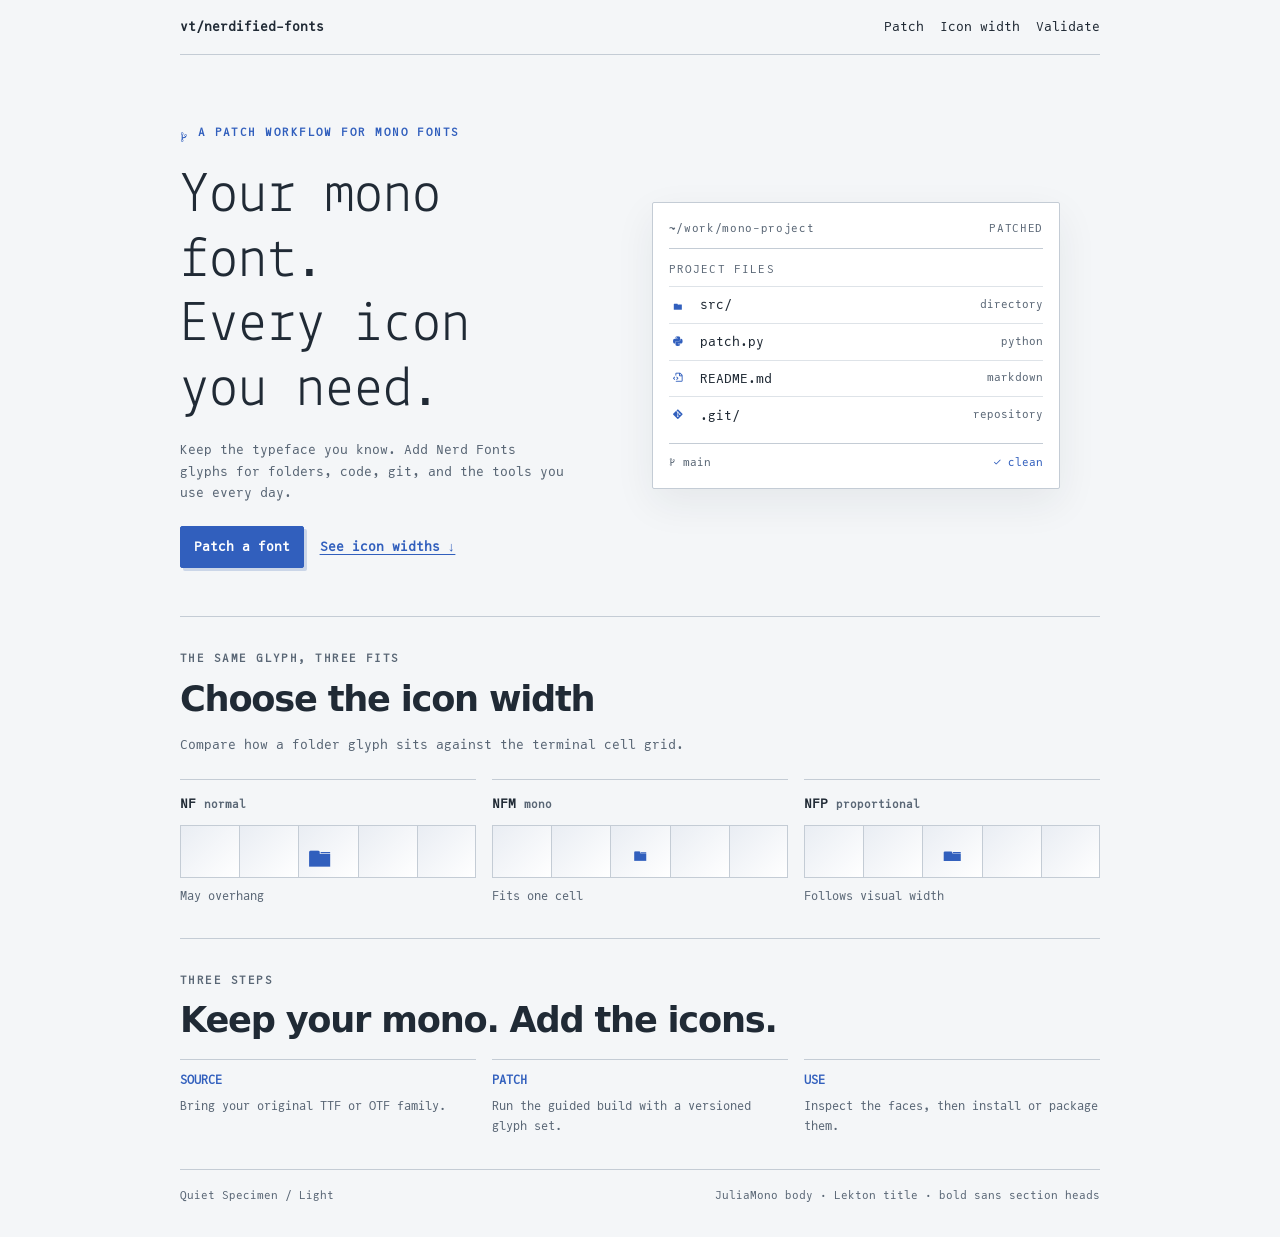
<file: site/prototypes/quiet-light.html>
<!doctype html>
<html lang="en">
<head>
  <meta charset="utf-8">
  <meta name="viewport" content="width=device-width, initial-scale=1">
  <title>Quiet Specimen | Nerd Fonts design prototype</title>
  <link rel="stylesheet" href="prototypes.css">
  <style>:focus-visible { outline: 3px solid #315fbd; outline-offset: 3px; }</style>
</head>
<body data-style="quiet">
  <header class="prototype-shell prototype-nav">
    <a class="prototype-brand" href="index.html">vt/nerdified-fonts</a>
    <nav class="prototype-nav-links" aria-label="Prototype navigation"><a href="#patch">Patch</a><a href="#width">Icon width</a><a href="#validate">Validate</a></nav>
  </header>
  <main class="prototype-shell">
    <section class="prototype-hero quiet-hero">
      <div class="prototype-copy">
        <div class="quiet-intro-mark"><span aria-hidden="true">&#xf418;</span><span class="prototype-label">A patch workflow for mono fonts</span></div>
        <h1>Your mono font.<br>Every icon you need.</h1>
        <p>Keep the typeface you know. Add Nerd Fonts glyphs for folders, code, git, and the tools you use every day.</p>
        <div class="prototype-actions"><a class="prototype-button" href="#patch">Patch a font</a><a class="prototype-link" href="#width">See icon widths ↓</a></div>
      </div>
      <figure class="specimen" aria-label="Patched project file list">
        <div class="specimen-top"><span>~/work/mono-project</span><span>PATCHED</span></div>
        <p class="specimen-heading">PROJECT FILES</p>
        <div class="file-row"><span class="file-icon glyph-folder">&#xe613;</span><span>src/</span><span class="file-meta">directory</span></div>
        <div class="file-row"><span class="file-icon glyph-python">&#xe73c;</span><span>patch.py</span><span class="file-meta">python</span></div>
        <div class="file-row"><span class="file-icon">&#xf40d;</span><span>README.md</span><span class="file-meta">markdown</span></div>
        <div class="file-row"><span class="file-icon glyph-git">&#xe702;</span><span>.git/</span><span class="file-meta">repository</span></div>
        <div class="file-status"><span>&#xf418; main</span><span class="glyph-check">&#xf42e; clean</span></div>
      </figure>
    </section>
    <section class="prototype-section" id="width">
      <p class="prototype-label">The same glyph, three fits</p>
      <h2>Choose the icon width</h2>
      <p>Compare how a folder glyph sits against the terminal cell grid.</p>
      <div class="width-row">
        <div class="width-sample"><strong>NF <small>normal</small></strong><div class="cell-track"><i></i><i></i><i></i><i></i><i></i><span class="track-icon track-icon-wide">&#xe613;</span></div><p class="prototype-caption">May overhang</p></div>
        <div class="width-sample"><strong>NFM <small>mono</small></strong><div class="cell-track"><i></i><i></i><i></i><i></i><i></i><span class="track-icon">&#xe613;</span></div><p class="prototype-caption">Fits one cell</p></div>
        <div class="width-sample"><strong>NFP <small>proportional</small></strong><div class="cell-track"><i></i><i></i><i></i><i></i><i></i><span class="track-icon track-icon-propo">&#xe613;</span></div><p class="prototype-caption">Follows visual width</p></div>
      </div>
    </section>
    <section class="prototype-section" id="patch">
      <p class="prototype-label">Three steps</p>
      <h2>Keep your mono. Add the icons.</h2>
        <div class="mini-steps"><div class="mini-step"><b>SOURCE</b><p>Bring your original TTF or OTF family.</p></div><div class="mini-step"><b>PATCH</b><p>Run the guided build with a versioned glyph set.</p></div><div class="mini-step"><b>USE</b><p>Inspect the faces, then install or package them.</p></div></div>
    </section>
    <footer class="prototype-footer" id="validate"><span>Quiet Specimen / Light</span><span>JuliaMono body · Lekton title · bold sans section heads</span></footer>
  </main>
</body>
</html>
</file>
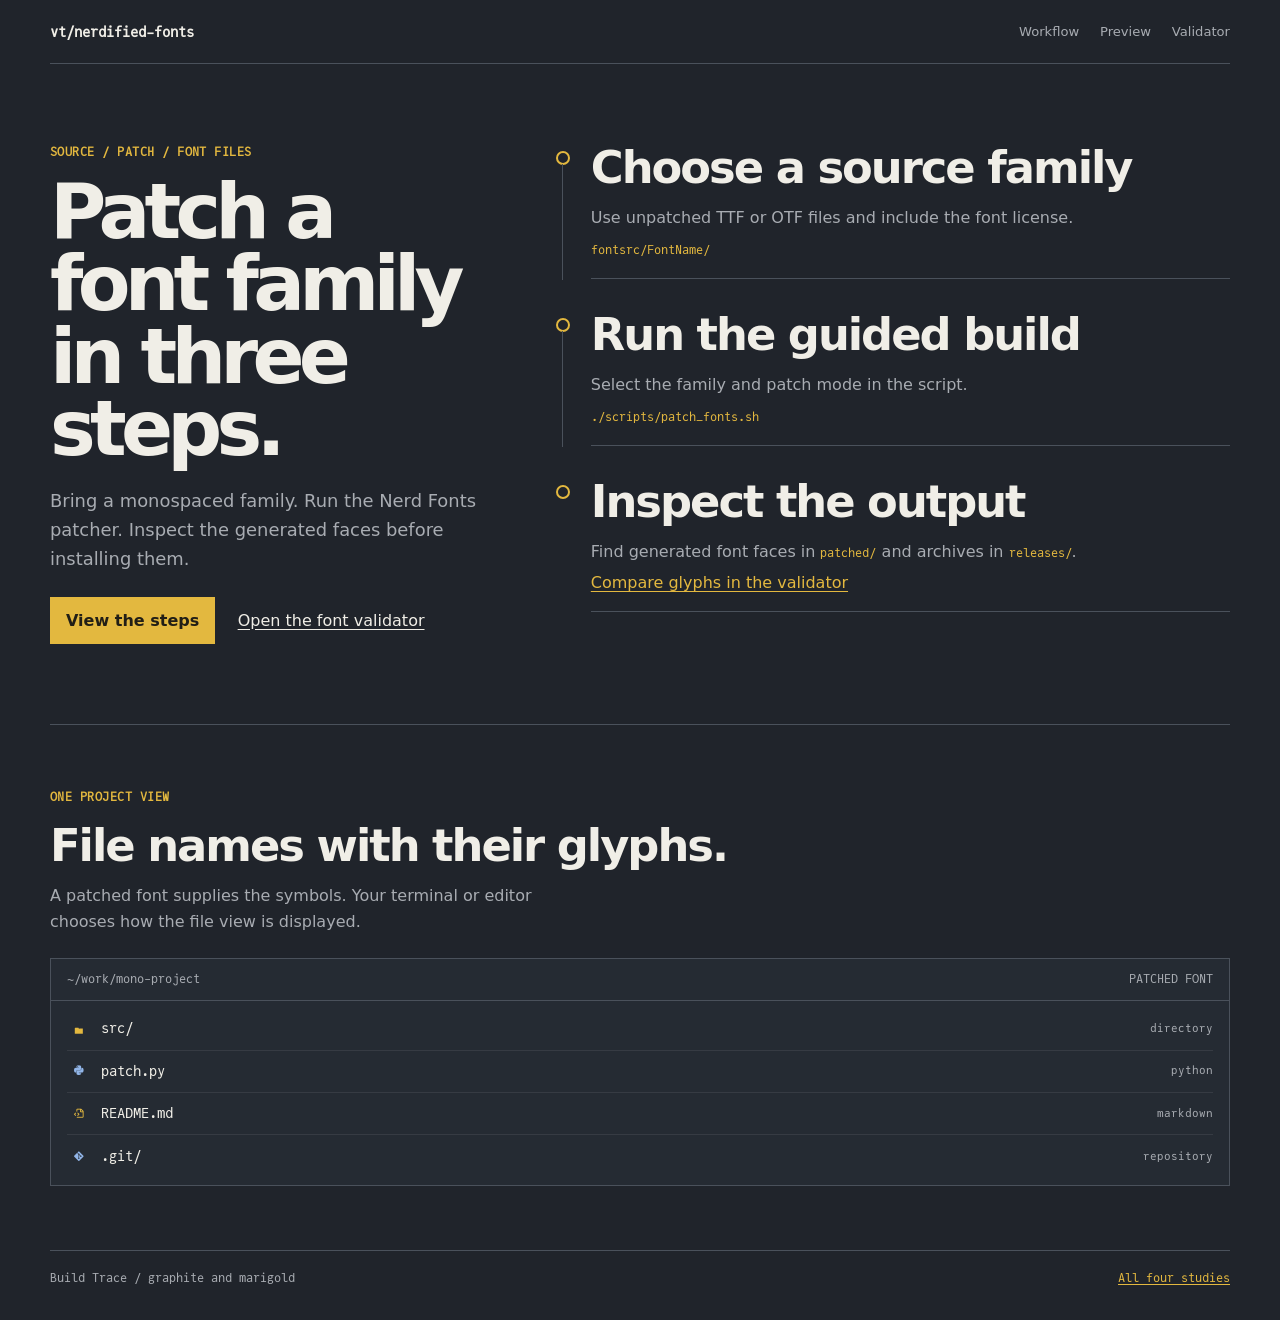
<file: site/prototypes/dark-set/build-trace.html>
<!doctype html>
<html lang="en">
<head>
  <meta charset="utf-8"><meta name="viewport" content="width=device-width, initial-scale=1">
  <meta name="description" content="A linear view of the Nerd Fonts source, patch, and output workflow.">
  <title>Build Trace | Nerd Fonts prototype</title><link rel="stylesheet" href="prototypes.css"><style>:focus-visible { outline: 3px solid #e3b83f; outline-offset: 4px; }</style>
</head>
<body>
  <header class="topbar"><a class="brand" href="index.html">vt/nerdified-fonts</a><nav class="toplinks" aria-label="Page navigation"><a href="#steps">Workflow</a><a href="#preview">Preview</a><a href="../../validation.html">Validator</a></nav></header>
  <main>
    <section class="trace-hero">
      <div><p class="eyebrow">SOURCE / PATCH / FONT FILES</p><h1>Patch a font family in three steps.</h1><p class="lede">Bring a monospaced family. Run the Nerd Fonts patcher. Inspect the generated faces before installing them.</p><div class="actions"><a class="button" href="#steps">View the steps</a><a class="text-link" href="../../validation.html">Open the font validator</a></div></div>
      <ol class="trace-route" id="steps">
        <li><span class="trace-mark" aria-hidden="true"></span><div class="trace-copy"><h2>Choose a source family</h2><p>Use unpatched TTF or OTF files and include the font license.</p><p><code>fontsrc/FontName/</code></p></div></li>
        <li><span class="trace-mark" aria-hidden="true"></span><div class="trace-copy"><h2>Run the guided build</h2><p>Select the family and patch mode in the script.</p><p><code>./scripts/patch_fonts.sh</code></p></div></li>
        <li><span class="trace-mark" aria-hidden="true"></span><div class="trace-copy"><h2>Inspect the output</h2><p>Find generated font faces in <code>patched/</code> and archives in <code>releases/</code>.</p><p><a href="../../validation.html">Compare glyphs in the validator</a></p></div></li>
      </ol>
    </section>
    <section class="section" id="preview"><p class="eyebrow">ONE PROJECT VIEW</p><h2>File names with their glyphs.</h2><p class="section-intro">A patched font supplies the symbols. Your terminal or editor chooses how the file view is displayed.</p><div class="sample-window"><div class="window-bar"><span>~/work/mono-project</span><span>PATCHED FONT</span></div><div class="file-list"><div class="file-row"><span class="icon">&#xe613;</span><span>src/</span><span class="file-meta">directory</span></div><div class="file-row"><span class="icon icon-blue">&#xe73c;</span><span>patch.py</span><span class="file-meta">python</span></div><div class="file-row"><span class="icon">&#xf40d;</span><span>README.md</span><span class="file-meta">markdown</span></div><div class="file-row"><span class="icon icon-blue">&#xe702;</span><span>.git/</span><span class="file-meta">repository</span></div></div></div></section>
  </main>
  <footer class="footer"><span>Build Trace / graphite and marigold</span><a href="index.html">All four studies</a></footer>
</body>
</html>
</file>
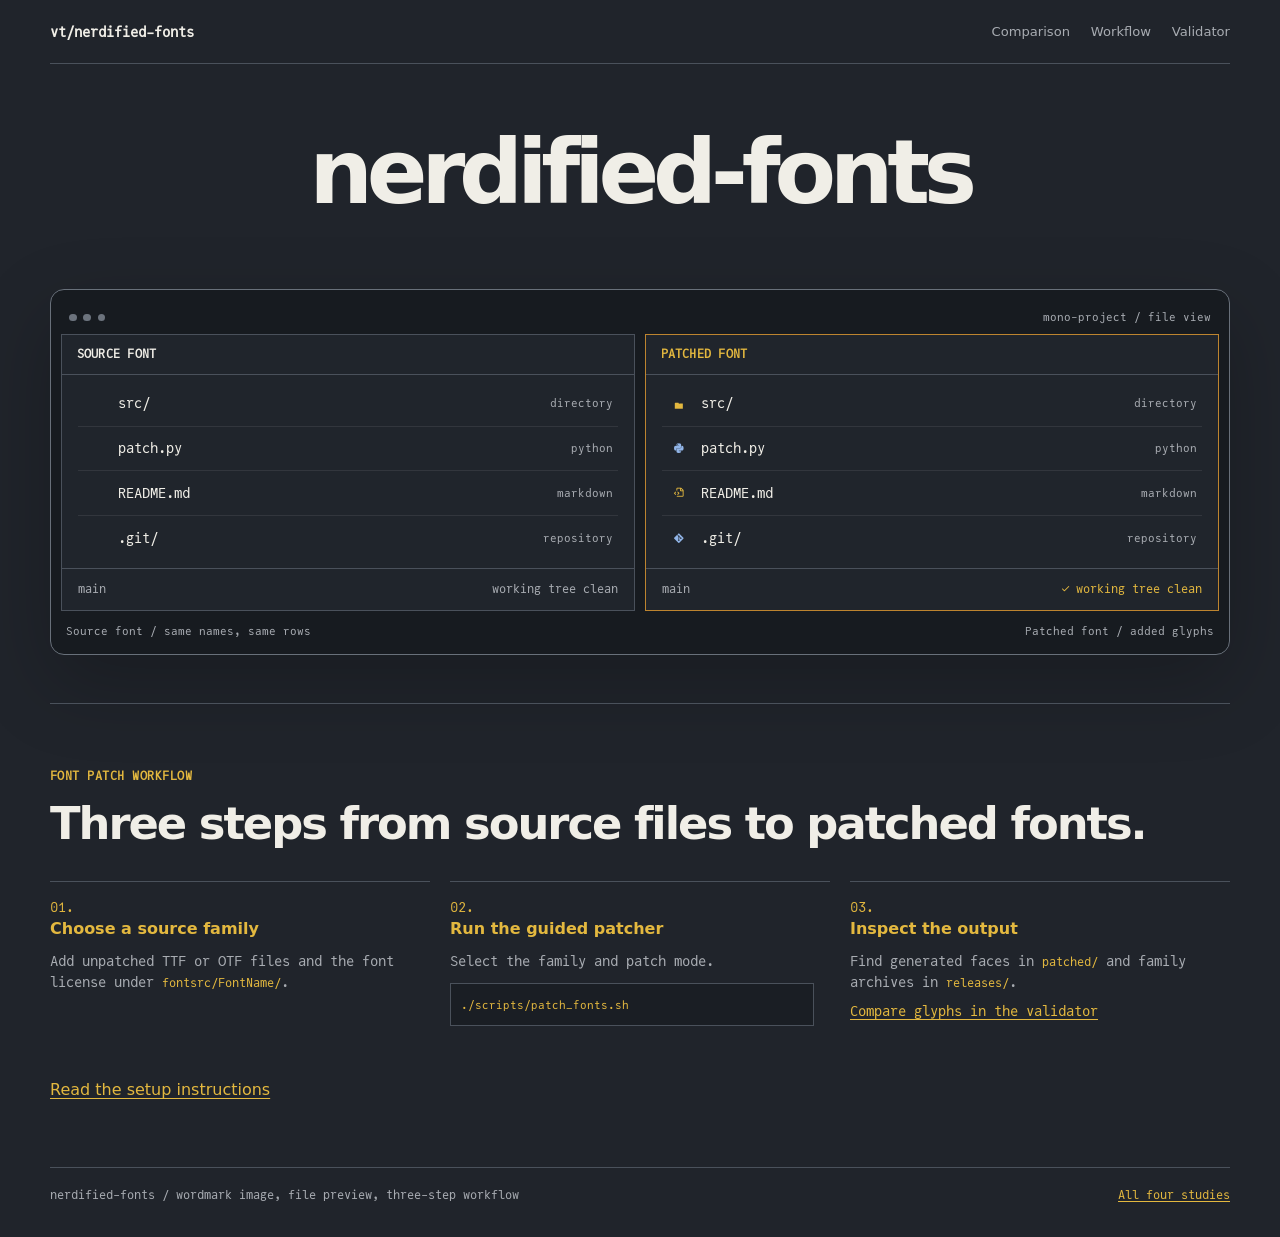
<file: site/prototypes/dark-set/jules-monitor.html>
<!doctype html>
<html lang="en">
<head>
  <meta charset="utf-8"><meta name="viewport" content="width=device-width, initial-scale=1">
  <meta name="description" content="A monitor preview and three-step guide to patching a font family with Nerd Fonts.">
  <title>nerdified-fonts | Font patch workflow</title><link rel="stylesheet" href="prototypes.css"><style>:focus-visible { outline: 3px solid #e3b83f; outline-offset: 4px; }</style>
</head>
<body>
  <header class="topbar"><a class="brand" href="index.html">vt/nerdified-fonts</a><nav class="toplinks" aria-label="Page navigation"><a href="#comparison">Comparison</a><a href="#workflow">Workflow</a><a href="../../validation.html">Validator</a></nav></header>
  <main>
    <section class="logo-hero" aria-labelledby="logo-title">
      <h1 class="logo-heading" id="logo-title">nerdified-fonts</h1>
    </section>
    <section class="monitor-hero" id="comparison" aria-label="Font preview before and after patching">
      <div class="monitor" aria-label="Monitor preview comparing source and patched font lists">
        <div class="monitor-top"><i></i><i></i><i></i><span>mono-project / file view</span></div>
        <div class="monitor-views">
          <section class="monitor-view" aria-label="Source font file list">
            <h2>SOURCE FONT</h2>
            <div class="file-list">
              <div class="file-row"><span class="empty-icon"></span><span>src/</span><span class="file-meta">directory</span></div>
              <div class="file-row"><span class="empty-icon"></span><span>patch.py</span><span class="file-meta">python</span></div>
              <div class="file-row"><span class="empty-icon"></span><span>README.md</span><span class="file-meta">markdown</span></div>
              <div class="file-row"><span class="empty-icon"></span><span>.git/</span><span class="file-meta">repository</span></div>
            </div>
            <div class="status"><span>main</span><span>working tree clean</span></div>
          </section>
          <section class="monitor-view patched" aria-label="Patched font file list">
            <h2>PATCHED FONT</h2>
            <div class="file-list">
              <div class="file-row"><span class="icon">&#xe613;</span><span>src/</span><span class="file-meta">directory</span></div>
              <div class="file-row"><span class="icon icon-blue">&#xe73c;</span><span>patch.py</span><span class="file-meta">python</span></div>
              <div class="file-row"><span class="icon">&#xf40d;</span><span>README.md</span><span class="file-meta">markdown</span></div>
              <div class="file-row"><span class="icon icon-blue">&#xe702;</span><span>.git/</span><span class="file-meta">repository</span></div>
            </div>
            <div class="status"><span>main</span><b>&#xf42e; working tree clean</b></div>
          </section>
        </div>
        <div class="monitor-foot"><span>Source font / same names, same rows</span><span>Patched font / added glyphs</span></div>
      </div>
    </section>
    <section class="section workflow-section" id="workflow">
      <p class="eyebrow">FONT PATCH WORKFLOW</p>
      <h2>Three steps from source files to patched fonts.</h2>
      <ol class="process-steps">
        <li><h3>Choose a source family</h3><p>Add unpatched TTF or OTF files and the font license under <code>fontsrc/FontName/</code>.</p></li>
        <li><h3>Run the guided patcher</h3><p>Select the family and patch mode.</p><pre class="code"><span class="command">./scripts/patch_fonts.sh</span></pre></li>
        <li><h3>Inspect the output</h3><p>Find generated faces in <code>patched/</code> and family archives in <code>releases/</code>.</p><p><a href="../../validation.html">Compare glyphs in the validator</a></p></li>
      </ol>
      <p class="workflow-link"><a href="https://github.com/voltaire-toledo/nerdified-fonts#quickstart-patch-fonts-locally">Read the setup instructions</a></p>
    </section>
  </main>
  <footer class="footer"><span>nerdified-fonts / wordmark image, file preview, three-step workflow</span><a href="index.html">All four studies</a></footer>
</body>
</html>
</file>
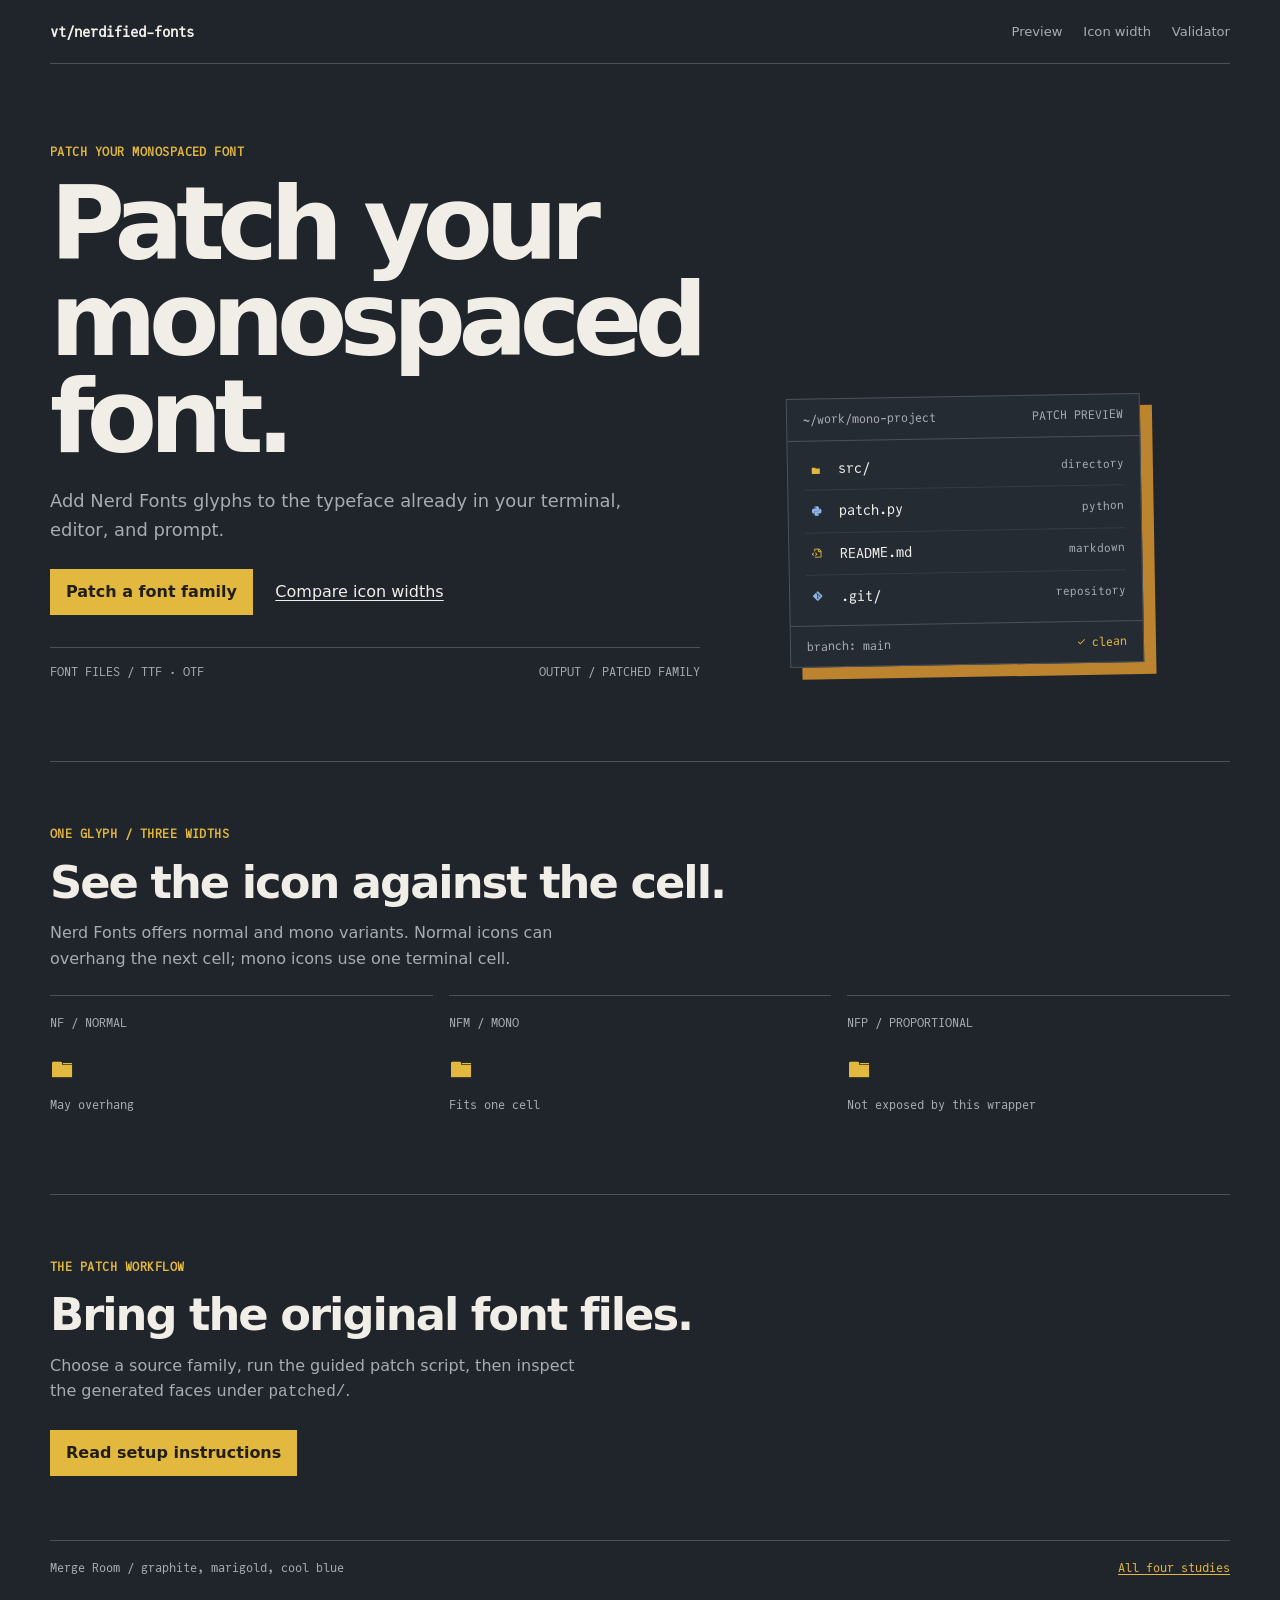
<file: site/prototypes/dark-set/merge-room.html>
<!doctype html>
<html lang="en">
<head>
  <meta charset="utf-8"><meta name="viewport" content="width=device-width, initial-scale=1">
  <meta name="description" content="An editorial, event-scale direction for the Nerd Fonts patch workflow.">
  <title>Merge Room | Nerd Fonts prototype</title><link rel="stylesheet" href="prototypes.css"><style>:focus-visible { outline: 3px solid #e3b83f; outline-offset: 4px; }</style>
</head>
<body>
  <header class="topbar"><a class="brand" href="index.html">vt/nerdified-fonts</a><nav class="toplinks" aria-label="Page navigation"><a href="#specimen">Preview</a><a href="#width">Icon width</a><a href="../../validation.html">Validator</a></nav></header>
  <main>
    <section class="merge-hero">
      <div>
        <p class="eyebrow">PATCH YOUR MONOSPACED FONT</p>
        <h1 class="merge-title">Patch your monospaced font.</h1>
        <p class="lede">Add Nerd Fonts glyphs to the typeface already in your terminal, editor, and prompt.</p>
        <div class="actions"><a class="button" href="#workflow">Patch a font family</a><a class="text-link" href="../../index.html#variants">Compare icon widths</a></div>
        <div class="merge-note"><span>FONT FILES / TTF · OTF</span><span>OUTPUT / PATCHED FAMILY</span></div>
      </div>
      <figure class="sample-window merge-demo" id="specimen" aria-label="Project file list with Nerd Font glyphs">
        <div class="window-bar"><span>~/work/mono-project</span><span>PATCH PREVIEW</span></div>
        <div class="file-list">
          <div class="file-row"><span class="icon">&#xe613;</span><span>src/</span><span class="file-meta">directory</span></div>
          <div class="file-row"><span class="icon icon-blue">&#xe73c;</span><span>patch.py</span><span class="file-meta">python</span></div>
          <div class="file-row"><span class="icon">&#xf40d;</span><span>README.md</span><span class="file-meta">markdown</span></div>
          <div class="file-row"><span class="icon icon-blue">&#xe702;</span><span>.git/</span><span class="file-meta">repository</span></div>
        </div>
        <div class="status"><span>branch: main</span><b>&#xf42e; clean</b></div>
      </figure>
    </section>
    <section class="section" id="width">
      <p class="eyebrow">ONE GLYPH / THREE WIDTHS</p><h2>See the icon against the cell.</h2>
      <p class="section-intro">Nerd Fonts offers normal and mono variants. Normal icons can overhang the next cell; mono icons use one terminal cell.</p>
      <div class="merge-widths"><div class="width-item"><span class="micro">NF / NORMAL</span><span class="width-glyph">&#xe613;</span><span class="micro">May overhang</span></div><div class="width-item"><span class="micro">NFM / MONO</span><span class="width-glyph">&#xe613;</span><span class="micro">Fits one cell</span></div><div class="width-item"><span class="micro">NFP / PROPORTIONAL</span><span class="width-glyph">&#xe613;</span><span class="micro">Not exposed by this wrapper</span></div></div>
    </section>
    <section class="section" id="workflow"><p class="eyebrow">THE PATCH WORKFLOW</p><h2>Bring the original font files.</h2><p class="section-intro">Choose a source family, run the guided patch script, then inspect the generated faces under <code>patched/</code>.</p><a class="button" href="https://github.com/voltaire-toledo/nerdified-fonts#quickstart-patch-fonts-locally">Read setup instructions</a></section>
  </main>
  <footer class="footer"><span>Merge Room / graphite, marigold, cool blue</span><a href="index.html">All four studies</a></footer>
</body>
</html>
</file>
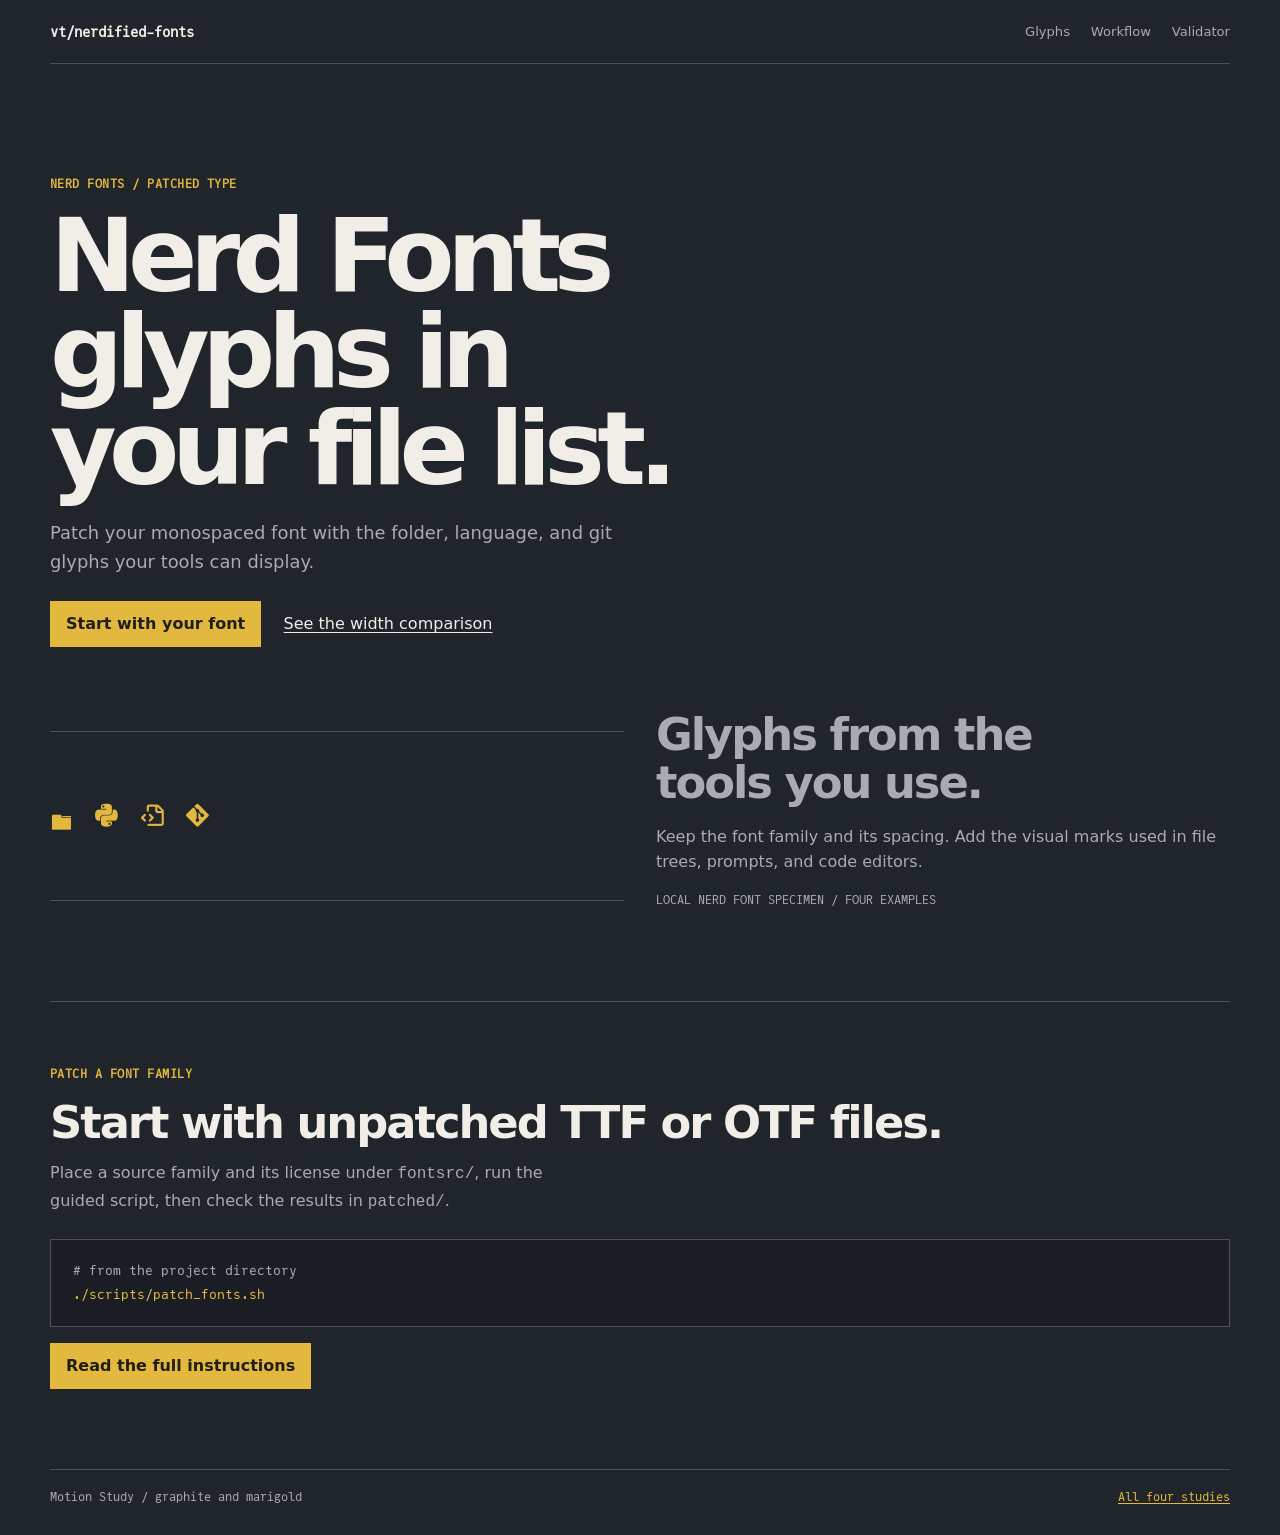
<file: site/prototypes/dark-set/motion-study.html>
<!doctype html>
<html lang="en">
<head>
  <meta charset="utf-8"><meta name="viewport" content="width=device-width, initial-scale=1">
  <meta name="description" content="An open, motion-led direction for explaining Nerd Fonts glyphs.">
  <title>Motion Study | Nerd Fonts prototype</title><link rel="stylesheet" href="prototypes.css"><style>:focus-visible { outline: 3px solid #e3b83f; outline-offset: 4px; }</style>
</head>
<body>
  <header class="topbar"><a class="brand" href="index.html">vt/nerdified-fonts</a><nav class="toplinks" aria-label="Page navigation"><a href="#glyphs">Glyphs</a><a href="#workflow">Workflow</a><a href="../../validation.html">Validator</a></nav></header>
  <main>
    <section class="motion-hero">
      <p class="eyebrow">NERD FONTS / PATCHED TYPE</p>
      <h1>Nerd Fonts glyphs in your file list.</h1>
      <p class="lede">Patch your monospaced font with the folder, language, and git glyphs your tools can display.</p>
      <div class="actions"><a class="button" href="#workflow">Start with your font</a><a class="text-link" href="../../index.html#variants">See the width comparison</a></div>
      <div class="motion-stage" id="glyphs">
        <div class="motion-trail" aria-label="Folder, Python, Markdown, and Git glyph samples"><span>&#xe613;</span><span>&#xe73c;</span><span>&#xf40d;</span><span>&#xe702;</span></div>
        <div class="motion-copy"><h2>Glyphs from the tools you use.</h2><p>Keep the font family and its spacing. Add the visual marks used in file trees, prompts, and code editors.</p><p class="micro">LOCAL NERD FONT SPECIMEN / FOUR EXAMPLES</p></div>
      </div>
    </section>
    <section class="section" id="workflow"><p class="eyebrow">PATCH A FONT FAMILY</p><h2>Start with unpatched TTF or OTF files.</h2><p class="section-intro">Place a source family and its license under <code>fontsrc/</code>, run the guided script, then check the results in <code>patched/</code>.</p><pre class="code"><span class="comment"># from the project directory</span>
<span class="command">./scripts/patch_fonts.sh</span></pre><p><a class="button" href="https://github.com/voltaire-toledo/nerdified-fonts#quickstart-patch-fonts-locally">Read the full instructions</a></p></section>
  </main>
  <footer class="footer"><span>Motion Study / graphite and marigold</span><a href="index.html">All four studies</a></footer>
</body>
</html>
</file>
<file: site/styles.css>
:root {
  color-scheme: light;
  --paper: #f7faf8; --panel: #ffffff; --ink: #172d2c; --muted: #536d69;
  --accent: #166b63; --accent-ink: #125c55; --button-ink: #ffffff;
  --line: #b9cbc5; --soft: #eaf2ee; --warn: #a34b2b; --cell: #ffffff;
  --art: #edf4f0; --art-ink: #172d2c; --notice: #eaf2ee; --notice-line: #b9cbc5;
  --body-font: 'VT Nerd Mono Specimen', ui-monospace, 'SFMono-Regular', Consolas, monospace;
  --display-font: 'Lekton Site', 'VT Nerd Mono Specimen', ui-monospace, monospace;
  --radius: 4px;
}
:root[data-theme='dark'] {
  color-scheme: dark;
  --paper: #0c1418; --panel: #101e22; --ink: #dceee8; --muted: #9db8b2;
  --accent: #79dfc6; --accent-ink: #91ecd3; --button-ink: #09231f;
  --line: #34535a; --soft: #15272c; --warn: #f1c56d; --cell: #112126;
  --art: #102126; --art-ink: #dceee8; --notice: #13282c; --notice-line: #34535a;
  --radius: 1ch;
}
/* GeoCities styling is an explicit user request, confined to fun mode. */
:root[data-theme='fun'] {
  color-scheme: light;
  --paper: #ffff00; --panel: #00ffff; --ink: #240040; --muted: #411255;
  --accent: #800080; --accent-ink: #800080; --button-ink: #ffffff;
  --line: #48005a; --soft: #ffb1f0; --warn: #850018; --cell: #ffffa0;
  --art: #000080; --art-ink: #ffffff; --notice: #ffb1f0; --notice-line: #48005a;
  --body-font: 'Courier New', monospace;
  --display-font: 'Courier New', monospace;
}
@font-face { font-family: 'VT Nerd Mono Specimen'; src: url('fonts/vt-nerd-mono-specimen.woff2') format('woff2'); font-style: normal; font-weight: 400; font-display: swap; }
@font-face { font-family: 'Lekton Site'; src: url('fonts/lekton-regular.woff2') format('woff2'); font-style: normal; font-weight: 400; font-display: swap; }
@font-face { font-family: 'Lekton Site'; src: url('fonts/lekton-bold.woff2') format('woff2'); font-style: normal; font-weight: 700; font-display: swap; }
* { box-sizing: border-box; }
html { scroll-padding-top: 1rem; }
body { margin: 0; background: var(--paper); color: var(--ink); font: 16px/1.65 var(--body-font); }
a { color: var(--accent-ink); text-underline-offset: .22em; }
a:hover { text-decoration-thickness: 2px; }
button, input, select { font: inherit; }
button, .button { display: inline-flex; align-items: center; justify-content: center; min-height: 44px; padding: .55rem .9rem; border: 1px solid var(--accent); border-radius: var(--radius); background: var(--panel); color: var(--accent-ink); font-size: .9rem; font-weight: 650; cursor: pointer; text-decoration: none; }
button:hover, .button:hover { background: var(--soft); }
.button-primary { background: var(--accent); color: var(--button-ink); }
.button-primary:hover { background: var(--accent); text-decoration: underline; }
:focus-visible { outline: 3px solid var(--accent); outline-offset: 4px; }
.skip { position: absolute; top: -100px; left: 1rem; padding: .6rem 1rem; background: var(--panel); z-index: 5; }
.skip:focus { top: 1rem; }
.site-header, main, .site-footer { width: min(1120px, calc(100% - 48px)); margin-inline: auto; }
.site-header { display: flex; flex-wrap: wrap; align-items: center; gap: 1rem 2rem; padding-block: 1.1rem; border-bottom: 1px solid var(--line); }
.brand { color: var(--ink); font-weight: 750; text-decoration: none; font-size: 1.1rem; white-space: nowrap; }
nav { display: flex; flex-wrap: wrap; align-items: center; gap: .7rem 1.25rem; margin-left: auto; font-size: .9rem; }
nav a[aria-current='page'] { font-weight: 750; }
main { padding-block: 2.5rem; }
h1, h2, h3, p, figure { margin-top: 0; }
h1, h2 { font-family: var(--display-font); font-weight: 400; line-height: 1.12; text-wrap: balance; }
h1 { font-size: clamp(2.5rem, 4.7vw, 4rem); font-weight: 400; letter-spacing: -.035em; margin-bottom: 1.25rem; }
h2 { font-size: clamp(1.9rem, 3.3vw, 2.5rem); font-weight: 700; margin-bottom: 1rem; }
h3 { font-size: 1.05rem; line-height: 1.4; }
p { margin-bottom: 1rem; }
.intro { display: grid; grid-template-columns: minmax(0, .9fr) minmax(0, 1.1fr); gap: clamp(2rem, 5vw, 4.5rem); align-items: center; padding-block: 1rem 3.1rem; }
.intro-copy, .intro-demo { min-width: 0; }
.eyebrow { margin-bottom: .7rem; color: var(--accent-ink); font-size: .74rem; font-weight: 700; letter-spacing: .12em; text-transform: uppercase; }
.intro p:not(.eyebrow) { max-width: 55ch; }
.intro-actions { display: flex; flex-wrap: wrap; gap: .8rem; margin-top: 1.6rem; }
.intro-demo { position: relative; overflow: hidden; margin: 0; border: 1px solid var(--line); border-radius: var(--radius); background: var(--panel); }
.demo-window-bar { display: flex; justify-content: space-between; align-items: center; gap: 1rem; padding: .75rem 1rem; border-bottom: 1px solid var(--line); color: var(--muted); font-size: .75rem; }
.demo-state-label { color: var(--accent-ink); letter-spacing: .09em; }
.demo-stage { position: relative; min-height: 246px; background: linear-gradient(145deg, var(--art), var(--panel) 72%); }
.demo-state { position: absolute; inset: 0; display: flex; flex-direction: column; padding: .75rem 1rem .6rem; }
.demo-terminal-title { display: flex; justify-content: space-between; gap: 1rem; padding: 0 .1rem .45rem; color: var(--muted); font-size: .68rem; letter-spacing: .1em; }
.demo-row { display: grid; grid-template-columns: 1.5rem minmax(0, 1fr) auto; align-items: center; gap: .6rem; min-height: 2.5rem; border-top: 1px solid color-mix(in srgb, var(--line) 54%, transparent); }
.demo-icon { display: inline-grid; place-items: center; width: 1.35rem; height: 1.4rem; color: var(--muted); font: 1.1rem/1 var(--body-font); }
.demo-meta { color: var(--muted); font-size: .72rem; }
.demo-status { display: flex; justify-content: space-between; gap: 1rem; margin-top: auto; padding-top: .7rem; border-top: 1px solid var(--line); color: var(--muted); font-size: .72rem; }
.nf-folder { color: #b67b38; }
.nf-python { color: #3976a8; }
.nf-file { color: var(--accent-ink); }
.nf-git, .demo-branch { color: #dd7549; }
.demo-check { color: #168267; }
.intro-demo figcaption { padding: .75rem 1rem .9rem; border-top: 1px solid var(--line); }
.demo-state-plain { animation: source-state 4.6s ease 1 forwards; }
.demo-state-patched { opacity: 0; animation: patched-state 4.6s ease 1 forwards; }
@keyframes source-state {
  0%, 35% { opacity: 1; transform: translateY(0); }
  48%, 100% { opacity: 0; transform: translateY(-.35rem); }
}
@keyframes patched-state {
  0%, 34% { opacity: 0; transform: translateY(.35rem); }
  48%, 100% { opacity: 1; transform: translateY(0); }
}
.width-specimens { display: grid; grid-template-columns: repeat(3, minmax(0, 1fr)); gap: 1.5rem; margin-block: 2rem 1.5rem; }
.width-example { min-width: 0; margin: 0; padding-top: 1rem; border-top: 1px solid var(--line); }
.width-example figcaption { display: flex; align-items: baseline; gap: .55rem; margin-bottom: .9rem; color: var(--muted); }
.width-example figcaption strong { color: var(--ink); font-size: 1rem; }
.width-ruler { position: relative; display: grid; grid-template-columns: repeat(5, minmax(0, 1fr)); height: 4.2rem; }
.width-cell { border-block: 1px solid var(--line); border-left: 1px solid var(--line); background: linear-gradient(135deg, var(--art), var(--panel)); }
.width-cell:last-of-type { border-right: 1px solid var(--line); }
.width-glyph { position: absolute; top: 50%; left: 50%; z-index: 1; color: var(--accent-ink); font: 1.8rem/1 var(--body-font); transform: translate(-50%, -50%); }
.width-glyph-wide { left: 48%; font-size: 3.4rem; color: #b67b38; }
.width-glyph-cell { color: #3976a8; }
.width-glyph-propo { color: #a15ba3; transform: translate(-50%, -50%) scaleX(1.45); }
.width-example p { margin: .65rem 0 0; color: var(--muted); font-size: .82rem; }
:root[data-theme='dark'] body { background-image: radial-gradient(ellipse at 76% 14%, rgba(58, 147, 132, .1), transparent 38rem); }
:root[data-theme='dark'] .site-header { border-bottom-color: color-mix(in srgb, var(--accent) 28%, var(--line)); }
:root[data-theme='dark'] .intro-demo { border-color: color-mix(in srgb, var(--accent) 36%, var(--line)); box-shadow: inset 0 0 0 1px rgba(121, 223, 198, .04); }
:root[data-theme='dark'] .demo-stage { background: radial-gradient(ellipse at 80% 20%, rgba(70, 175, 161, .13), transparent 58%), linear-gradient(145deg, #12272c, #101b20 78%); }
:root[data-theme='dark'] .demo-row { border-color: rgba(140, 194, 188, .12); }
:root[data-theme='dark'] .demo-check { color: #7ee2b8; }
:root[data-theme='dark'] .nf-folder { color: #f1c56d; }
:root[data-theme='dark'] .nf-python { color: #7bc9ee; }
:root[data-theme='dark'] .nf-file { color: #82dfca; }
:root[data-theme='dark'] .nf-git, :root[data-theme='dark'] .demo-branch { color: #f2a174; }
:root[data-theme='dark'] .width-ruler .width-cell { background: linear-gradient(145deg, rgba(102, 216, 194, .1), rgba(10, 25, 30, .15)); }
:root[data-theme='dark'] .width-glyph-wide { color: #f1c56d; }
:root[data-theme='dark'] .width-glyph-cell { color: #7bc9ee; }
:root[data-theme='dark'] .width-glyph-propo { color: #d6a9ff; }
@media (prefers-reduced-motion: reduce) {
  .demo-state-plain { display: none; animation: none; }
  .demo-state-patched { opacity: 1; animation: none; transform: none; }
}
figcaption, .help, .footer-note, .small { color: var(--muted); font-size: .85rem; }
section + section { margin-top: 3rem; }
.section-rule { border-top: 1px solid var(--line); padding-top: 2rem; }
.setup { display: grid; grid-template-columns: minmax(0, 1fr) minmax(0, 1.5fr); gap: 3rem; }
.steps { padding-left: 1.5rem; margin: 0; }
.steps li { padding-left: .4rem; margin-bottom: 1.5rem; }
.steps li:last-child { margin-bottom: 0; }
code { font-family: var(--body-font); font-size: .9em; overflow-wrap: anywhere; }
pre { padding: 1rem; border: 1px solid var(--line); border-radius: var(--radius); background: var(--soft); overflow: auto; white-space: pre; }
pre code { overflow-wrap: normal; }
.table-scroll { overflow-x: auto; }
table { width: 100%; border-collapse: collapse; font-size: .9rem; }
th, td { padding: .9rem .8rem; border-bottom: 1px solid var(--line); text-align: left; vertical-align: top; }
th { font-weight: 700; background: var(--soft); }
caption { text-align: left; color: var(--muted); padding-bottom: .7rem; }
.test-comparison { display: grid; grid-template-columns: repeat(2, minmax(0, 1fr)); gap: 2rem; }
.test-comparison img { width: 100%; height: auto; display: block; border: 1px solid var(--line); margin-block: .8rem; }
.test-comparison h3 { margin-bottom: .3rem; }
.note { padding: 1.5rem; background: var(--soft); border: 1px solid var(--line); border-radius: var(--radius); }
.note h2 { font-size: 1.65rem; }
.site-footer { padding-block: 1.5rem 2rem; border-top: 2px solid var(--ink); display: flex; flex-wrap: wrap; gap: .75rem 2rem; justify-content: space-between; font-size: .85rem; }
.site-footer div { display: flex; flex-wrap: wrap; gap: 1.25rem; }
.retro-only { display: none; }
:root[data-theme='fun'] body { background-image: url('images/retro-grain.png'); }
:root[data-theme='fun'] .site-header { background: var(--panel); border: 5px ridge #ff00ff; padding-inline: 1rem; }
:root[data-theme='fun'] h1 { font-weight: 700; color: #800000; text-shadow: 3px 3px #00ffff; }
:root[data-theme='fun'] h2 { font-weight: 700; color: #000080; }
:root[data-theme='fun'] .brand { font-family: 'Courier New', monospace; text-decoration: underline; }
:root[data-theme='fun'] button, :root[data-theme='fun'] .button { border: 4px outset #e6e6e6; border-radius: 0; }
:root[data-theme='fun'] th, :root[data-theme='fun'] td { border: 2px inset #b0b0b0; }
:root[data-theme='fun'] table { border: 4px outset #b0b0b0; border-collapse: separate; border-spacing: 2px; background: var(--panel); }
:root[data-theme='fun'] .retro-only { display: flex; }
.retro-banner { align-items: center; gap: 1rem; background: #000080; color: #ffffff; padding: .5rem 1rem; border: 5px ridge #ff00ff; margin-bottom: 2rem; }
.retro-banner img { width: 64px; height: 64px; image-rendering: pixelated; flex: none; }
.marquee-window { overflow: hidden; min-width: 0; flex: 1; }
.marquee-text { display: block; width: max-content; max-width: none; animation: retro-marquee 18s linear infinite; }
.motion-control { margin-bottom: 1rem; }
@keyframes retro-marquee { from { transform: translateX(40vw); } to { transform: translateX(-100%); } }
:root[data-motion='paused'] .marquee-text { animation: none; transform: none; width: auto; }
@media (prefers-reduced-motion: reduce) { :root:not([data-motion='playing']) .marquee-text { animation: none; transform: none; width: auto; } }
/* Validator uses the same surfaces and controls; chosen font samples retain their own face. */
.validator-main { width: min(1440px, calc(100% - 48px)); }
.tool-intro { max-width: 850px; margin-bottom: 2rem; }
.tool-intro h1 { font-size: clamp(2.2rem, 5vw, 3.8rem); }
.panel { padding: 1.3rem; border: 1px solid var(--line); border-radius: var(--radius); background: var(--panel); margin-bottom: 1rem; }
.panel h2 { font-size: 1.6rem; }
.notice { background: var(--notice); border-color: var(--notice-line); }
.controls { display: flex; align-items: end; flex-wrap: wrap; gap: 1rem; padding-block: 1.5rem; }
.control { display: grid; gap: .35rem; font-weight: 650; font-size: .9rem; min-width: 0; max-width: 100%; }
input, select { padding: .55rem; min-height: 44px; max-width: 100%; color: var(--ink); background: var(--panel); border: 1px solid var(--line); border-radius: var(--radius); }
.control .help { font-weight: 400; }
.font-list { display: grid; grid-auto-flow: column; grid-auto-columns: minmax(320px, 560px); gap: 1rem; overflow-x: auto; overscroll-behavior-inline: contain; align-items: start; padding: .4rem .2rem 1rem; }
.empty-state { padding: 2rem; border: 1px dashed var(--line); border-radius: var(--radius); background: var(--panel); color: var(--muted); }
.font-card { min-width: 0; border: 1px solid var(--line); border-radius: var(--radius); background: var(--panel); overflow: hidden; }
.font-head { display: flex; align-items: center; justify-content: space-between; gap: 1rem; padding: 1rem; background: var(--soft); border-bottom: 1px solid var(--line); }
.font-head strong { overflow-wrap: anywhere; font-size: .9rem; }
.font-head button { flex: none; }
.font-sample { padding: 1rem; min-width: 0; }
.sample-title { margin: 1.5rem 0 .5rem; color: var(--ink); font-family: var(--body-font); }
.explain { font-size: .85rem; color: var(--muted); }
.glyph-grid { display: grid; grid-template-columns: repeat(8, minmax(30px, 1fr)); border-top: 1px solid var(--line); border-left: 1px solid var(--line); }
.glyph { min-width: 0; min-height: 2.2em; display: grid; grid-template-rows: 1fr 12px; place-items: center; border-right: 1px solid var(--line); border-bottom: 1px solid var(--line); background: var(--cell); line-height: 1.3; }
.glyph small { align-self: end; font: 9px/1 ui-monospace, monospace; color: var(--muted); }
.art { background: var(--art); color: var(--art-ink); line-height: 1; letter-spacing: 0; font-variant-ligatures: none; }
.measure { font: 12px/1.45 ui-monospace, monospace; }
.measure th, .measure td { padding: .5rem .3rem; }
.measure .same { color: var(--accent-ink); }
.measure .different { color: var(--warn); }
#loadStatus { min-height: 1.6em; color: var(--muted); }
@media (max-width: 760px) {
  .site-header, main, .site-footer, .validator-main { width: calc(100% - 32px); }
  .site-header { gap: .8rem; }
  nav { margin-left: 0; gap: .65rem 1rem; width: 100%; }
  main { padding-block: 2rem; }
  .intro, .setup, .test-comparison, .width-specimens { grid-template-columns: minmax(0, 1fr); gap: 1.5rem; }
  .intro { padding-bottom: 1.5rem; }
  section + section { margin-top: 2rem; }
  .font-list { grid-auto-columns: minmax(280px, 90%); }
  .glyph-grid { grid-template-columns: repeat(6, minmax(30px, 1fr)); }
  .retro-banner { padding-inline: .5rem; }
}

figure { margin-inline: 0; }
.intro > *, .setup > *, .test-comparison > * { min-width: 0; }

.ansi-art { background: #101c21; color: #e1eee7; }
.art { max-width: 100%; }
.font-sample h4 { font: 650 .85rem/1.4 var(--body-font); margin-bottom: .5rem; }
:root[data-theme='dark'] .panel,
:root[data-theme='dark'] .font-card,
:root[data-theme='dark'] .empty-state,
:root[data-theme='dark'] input,
:root[data-theme='dark'] select,
:root[data-theme='dark'] pre,
:root[data-theme='dark'] .note { border-radius: 1ch; border-color: rgba(121, 190, 184, .35); }
:root[data-theme='dark'] .font-head { border-color: rgba(121, 190, 184, .25); }
:root[data-theme='dark'] th,
:root[data-theme='dark'] td { border-bottom-color: rgba(121, 190, 184, .25); }
:root[data-theme='dark'] .site-footer { border-top-width: 1px; }
:root[data-theme='dark'] .button-primary { background: linear-gradient(115deg, #72d9bf, #90d8e5); border-color: transparent; color: #09231f; }
:root[data-theme='dark'] .button-primary:hover { background: linear-gradient(115deg, #8be7cd, #a3e4ee); }
</file>
<file: site/prototypes/dark-set/prototypes.css>
@font-face {
  font-family: 'NF Specimen';
  src: url('../../fonts/vt-nerd-mono-specimen.woff2') format('woff2');
  font-style: normal;
  font-weight: 400;
  font-display: swap;
}
:root {
  color-scheme: dark;
  --page: #20242b;
  --panel: #282e37;
  --raised: #303741;
  --ink: #f0eee7;
  --muted: #a8acb2;
  --rule: #4a515b;
  --yellow: #e3b83f;
  --burnt: #bd842f;
  --blue: #91b5e8;
  --sans: ui-sans-serif, system-ui, -apple-system, BlinkMacSystemFont, 'Segoe UI', sans-serif;
  --mono: 'NF Specimen', ui-monospace, 'Cascadia Code', monospace;
}
* { box-sizing: border-box; }
html { scroll-behavior: smooth; }
body { margin: 0; min-width: 320px; background: var(--page); color: var(--ink); font: 16px/1.6 var(--sans); }
a { color: var(--yellow); text-underline-offset: .2em; }
:focus-visible { outline: 3px solid var(--yellow); outline-offset: 4px; }
header, main, footer { width: min(1180px, calc(100% - 3rem)); margin-inline: auto; }
.topbar { display: flex; justify-content: space-between; align-items: center; gap: 1rem; padding: 1.3rem 0; border-bottom: 1px solid var(--rule); }
.brand { color: var(--ink); font: 600 .9rem/1.2 var(--mono); text-decoration: none; }
.toplinks { display: flex; flex-wrap: wrap; gap: 1.3rem; font-size: .82rem; }
.toplinks a { color: var(--muted); text-decoration: none; }
.toplinks a:hover, a:hover { color: var(--ink); }
.eyebrow { margin: 0 0 1rem; color: var(--yellow); font: 600 .74rem/1.4 var(--mono); letter-spacing: .04em; }
h1, h2, h3 { font-family: var(--sans); text-wrap: balance; }
h1 { max-width: 11ch; margin: 0; font-size: clamp(3.3rem, 8vw, 7.6rem); font-weight: 720; letter-spacing: -.075em; line-height: .94; }
h2 { margin: 0 0 .8rem; font-size: clamp(1.8rem, 3.5vw, 3rem); font-weight: 680; letter-spacing: -.045em; line-height: 1.08; }
h3 { margin: 0; font-size: 1rem; font-weight: 650; }
p { max-width: 65ch; }
.lede { max-width: 55ch; margin: 1.4rem 0 0; color: var(--muted); font-size: clamp(1rem, 1.4vw, 1.2rem); }
.actions { display: flex; flex-wrap: wrap; align-items: center; gap: 1rem 1.4rem; margin-top: 1.5rem; }
.button { display: inline-flex; min-height: 46px; align-items: center; padding: .65rem 1rem; background: var(--yellow); color: #211e16; font-weight: 700; text-decoration: none; }
.button:hover { background: #f0c94e; color: #211e16; }
.text-link { color: var(--ink); }
.section { padding: 4rem 0; border-top: 1px solid var(--rule); }
.section-intro { max-width: 54ch; margin: 0 0 1.5rem; color: var(--muted); }
.micro { color: var(--muted); font: .76rem/1.5 var(--mono); }
.sample-window { overflow: hidden; border: 1px solid var(--rule); background: #252b33; }
.window-bar { display: flex; justify-content: space-between; gap: 1rem; padding: .75rem 1rem; border-bottom: 1px solid var(--rule); color: var(--muted); font: .74rem/1.4 var(--mono); }
.file-list { padding: .45rem 1rem; }
.file-row { display: grid; grid-template-columns: 1.5rem minmax(0,1fr) auto; align-items: center; gap: .65rem; min-height: 2.65rem; border-bottom: 1px solid rgba(168,172,178,.13); font: .86rem/1.4 var(--mono); }
.file-row:last-child { border-bottom: 0; }
.icon { color: var(--yellow); font: 1rem/1 var(--mono); text-align: center; }
.icon-blue { color: var(--blue); }
.file-meta { color: var(--muted); font-size: .7rem; }
.status { display: flex; justify-content: space-between; gap: 1rem; padding: .75rem 1rem; border-top: 1px solid var(--rule); color: var(--muted); font: .73rem/1.4 var(--mono); }
.status b { color: var(--yellow); font-weight: 500; }
.code { overflow-x: auto; padding: 1.2rem 1.4rem; border: 1px solid var(--rule); background: #1a1e24; color: #d4d7dc; font: .82rem/1.8 var(--mono); white-space: pre; }
.code .comment { color: var(--muted); }
.code .command { color: var(--yellow); }
.footer { display: flex; justify-content: space-between; gap: 1rem; padding: 1.2rem 0 2rem; border-top: 1px solid var(--rule); color: var(--muted); font: .74rem/1.5 var(--mono); }
.gallery { display: grid; grid-template-columns: repeat(2, minmax(0,1fr)); gap: 1rem; padding: 1rem 0 2.5rem; }
.gallery article { min-width: 0; border: 1px solid var(--rule); background: var(--panel); }
.gallery h2 { margin: 0; padding: .8rem 1rem; border-bottom: 1px solid var(--rule); font-size: 1rem; letter-spacing: -.02em; }
.gallery iframe { display: block; width: 100%; height: 820px; border: 0; background: var(--page); }
.gallery a { display: block; padding: .8rem 1rem; border-top: 1px solid var(--rule); }
/* Merge Room: poster-like hierarchy, with a broken headline column and a large live specimen. */
.merge-hero { display: grid; grid-template-columns: 1.1fr .9fr; gap: 3rem; align-items: end; min-height: 650px; padding: 5rem 0; }
.merge-demo { transform: rotate(-1deg); box-shadow: 12px 12px 0 var(--burnt); }
.merge-note { display: flex; justify-content: space-between; gap: 2rem; margin-top: 2rem; padding-top: 1rem; border-top: 1px solid var(--rule); color: var(--muted); font: .72rem/1.5 var(--mono); }
.merge-widths { display: grid; grid-template-columns: repeat(3,1fr); gap: 1rem; }
.width-item { padding: .8rem 0; border-top: 1px solid var(--rule); }
.width-glyph { display: block; margin: .4rem 0; color: var(--yellow); font: 2.5rem/1.1 var(--mono); }
/* Motion Study: open spacing and a short, reduced-motion-safe glyph reveal. */
.motion-hero { padding: 7rem 0 5rem; }
.motion-hero h1 { max-width: 12ch; }
.motion-stage { display: grid; grid-template-columns: 1fr 1fr; gap: 2rem; align-items: center; margin-top: 4rem; }
.motion-trail { display: flex; align-items: center; gap: clamp(.5rem,2vw,1.4rem); min-height: 170px; border-block: 1px solid var(--rule); }
.motion-trail span { color: var(--yellow); font: clamp(1.4rem,3vw,2.8rem)/1 var(--mono); animation: drift .8s ease-out both; }
.motion-trail span:nth-child(2) { animation-delay: .08s; }.motion-trail span:nth-child(3) { animation-delay: .16s; }.motion-trail span:nth-child(4) { animation-delay: .24s; }
@keyframes drift { from { opacity: 0; transform: translateY(10px); } to { opacity: 1; transform: translateY(0); } }
.motion-copy { color: var(--muted); }
/* Jules Monitor: the ANSI wordmark sits above a screen-size font comparison. */
.logo-hero { padding: 4rem 0 1rem; text-align: center; }
.logo-heading { max-width: none; margin: 0; font: 750 clamp(2.6rem, 7vw, 6.4rem)/1 var(--sans); letter-spacing: -.07em; text-align: center; }
.brand-art { display: block; width: min(100%, 1024px); height: auto; margin-inline: auto; }
.monitor-hero { padding: 1rem 0 3rem; }
.monitor { margin-top: 2.5rem; padding: .65rem; border: 1px solid #68707a; border-radius: 14px; background: #171b20; box-shadow: 0 28px 80px rgba(0,0,0,.22); }
.monitor-top { display: flex; align-items: center; gap: .4rem; height: 2.1rem; padding: 0 .5rem; color: var(--muted); font: .7rem/1 var(--mono); }
.monitor-top i { width: .48rem; height: .48rem; border-radius: 50%; background: #6c737d; }
.monitor-top span { margin-left: auto; }
.monitor-views { display: grid; grid-template-columns: 1fr 1fr; gap: .65rem; }
.monitor-view { overflow: hidden; border: 1px solid var(--rule); background: #20252c; }
.monitor-view h2 { display: flex; justify-content: space-between; margin: 0; padding: .7rem .9rem; border-bottom: 1px solid var(--rule); font: 600 .72rem/1.4 var(--mono); letter-spacing: .02em; }
.monitor-view h2 span { color: var(--muted); font-weight: 400; }
.monitor-view .file-row { min-height: 2.8rem; padding-inline: .3rem; }
.empty-icon { display: inline-block; width: 1.2rem; }
.monitor-view.patched { border-color: var(--burnt); }
.monitor-view.patched h2 { color: var(--yellow); }
.monitor-foot { display: flex; justify-content: space-between; gap: 1rem; padding: .8rem .3rem .2rem; color: var(--muted); font: .7rem/1.5 var(--mono); }
.workflow-section h2 { max-width: none; }
.process-steps { display: grid; grid-template-columns: repeat(3, minmax(0,1fr)); gap: 1.25rem; margin: 2rem 0 0; padding: 0; list-style: decimal-leading-zero inside; }
.process-steps li { min-width: 0; padding: 1rem 1rem 1.1rem 0; border-top: 1px solid var(--rule); color: var(--yellow); font: .8rem/1.5 var(--mono); }
.process-steps li::marker { color: var(--yellow); }
.process-steps h3 { margin-bottom: .55rem; }
.process-steps p { margin: .45rem 0; color: var(--muted); font-size: .9rem; }
.process-steps code { color: var(--yellow); font: .78rem/1.5 var(--mono); }
.process-steps .code { margin-top: .75rem; padding: .65rem; font-size: .7rem; }
.workflow-link { margin: 1.4rem 0 0; }
/* Build Trace: a single vertical route through the real workflow, not a feature grid. */
.trace-hero { display: grid; grid-template-columns: .8fr 1.2fr; gap: 3rem; align-items: start; padding: 5rem 0; }
.trace-hero h1 { font-size: clamp(3rem,6vw,5.5rem); }
.trace-route { margin: 0; padding: 0; list-style: none; counter-reset: none; }
.trace-route li { display: grid; grid-template-columns: 1.5rem minmax(0,1fr); gap: 1rem; padding: 0 0 2rem; }
.trace-mark { position: relative; display: grid; justify-items: center; }
.trace-mark::before { content: ''; width: .65rem; height: .65rem; margin-top: .45rem; border: 2px solid var(--yellow); border-radius: 50%; background: var(--page); }
.trace-route li:not(:last-child) .trace-mark::after { position: absolute; top: 1.3rem; bottom: -.1rem; width: 1px; background: var(--rule); content: ''; }
.trace-copy { padding-bottom: 1rem; border-bottom: 1px solid var(--rule); }
.trace-copy p { margin: .35rem 0 0; color: var(--muted); }
.trace-copy code { color: var(--yellow); font: .78rem/1.5 var(--mono); }
.trace-code { margin-top: 1rem; }
@media (max-width: 760px) {
  header, main, footer { width: min(100% - 1.5rem, 620px); }
  .topbar { align-items: flex-start; flex-direction: column; }
  .merge-hero, .trace-hero { grid-template-columns: 1fr; gap: 2rem; min-height: auto; padding: 3.5rem 0; }
  .merge-demo { transform: none; }
  .motion-hero { padding: 4rem 0 3rem; }
  .motion-stage { grid-template-columns: 1fr; gap: 1rem; margin-top: 2rem; }
  .monitor-views { grid-template-columns: 1fr; }
  .logo-hero { padding-top: 3rem; }
  .process-steps { grid-template-columns: 1fr; gap: .6rem; }
  .process-steps li { padding-bottom: .8rem; }
  .merge-widths, .gallery { grid-template-columns: 1fr; }
  .gallery iframe { height: 1100px; }
  .footer { flex-direction: column; }
}
@media (prefers-reduced-motion: reduce) {
  html { scroll-behavior: auto; }
  *, *::before, *::after { animation-duration: .01ms !important; animation-iteration-count: 1 !important; transition-duration: .01ms !important; }
}
</file>
<file: site/prototypes/prototypes.css>
@font-face {
  font-family: 'VT Nerd Mono Specimen';
  src: url('../fonts/vt-nerd-mono-specimen.woff2') format('woff2');
  font-style: normal;
  font-weight: 400;
  font-display: swap;
}
@font-face {
  font-family: 'Lekton Site';
  src: url('../fonts/lekton-regular.woff2') format('woff2');
  font-style: normal;
  font-weight: 400;
  font-display: swap;
}
@font-face {
  font-family: 'Lekton Site';
  src: url('../fonts/lekton-bold.woff2') format('woff2');
  font-style: normal;
  font-weight: 700;
  font-display: swap;
}
* { box-sizing: border-box; }
html { scroll-behavior: smooth; }
body { margin: 0; min-width: 300px; font: 13px/1.65 'VT Nerd Mono Specimen', ui-monospace, monospace; }
a { color: inherit; text-underline-offset: .2em; }
button, a { -webkit-tap-highlight-color: transparent; }
.prototype-shell { width: min(920px, calc(100% - 2rem)); margin: 0 auto; }
.prototype-nav { display: flex; align-items: center; justify-content: space-between; gap: 1rem; padding: 1rem 0; border-bottom: 1px solid var(--rule); }
.prototype-brand { font-weight: 700; text-decoration: none; white-space: nowrap; }
.prototype-nav-links { display: flex; flex-wrap: wrap; gap: .6rem 1rem; align-items: center; font-size: .82rem; }
.prototype-nav-links a { text-decoration: none; }
.prototype-label { margin: 0 0 .7rem; color: var(--accent); font-size: .7rem; font-weight: 700; letter-spacing: .13em; text-transform: uppercase; }
h1, h2, h3, p { margin-top: 0; }
h1, h2 { margin-bottom: 1rem; font-family: var(--heading-font); font-weight: 400; line-height: 1.12; text-wrap: balance; }
h1 { font-size: clamp(2.25rem, 5vw, 3.6rem); }
h2 { font-size: clamp(1.65rem, 3vw, 2.2rem); }
h3 { font-size: .9rem; }
.prototype-hero { padding: clamp(2rem, 6vw, 4.25rem) 0 3rem; }
.prototype-copy { max-width: 48ch; }
.prototype-copy p:not(.prototype-label) { color: var(--muted); }
.prototype-actions { display: flex; flex-wrap: wrap; gap: .7rem; margin-top: 1.4rem; }
.prototype-button { display: inline-flex; min-height: 42px; align-items: center; padding: .55rem .8rem; border: 1px solid var(--accent); border-radius: var(--radius); background: var(--accent); color: var(--button-text); font-weight: 700; text-decoration: none; }
.prototype-link { display: inline-flex; align-items: center; min-height: 42px; padding-inline: .3rem; color: var(--accent); font-weight: 700; }
.specimen { min-width: 0; padding: 1rem; border: 1px solid var(--rule); border-radius: var(--radius); background: var(--surface); }
.specimen-top { display: flex; justify-content: space-between; gap: 1rem; padding-bottom: .65rem; border-bottom: 1px solid var(--rule); color: var(--muted); font-size: .7rem; letter-spacing: .06em; }
.specimen-heading { margin: .8rem 0 .45rem; color: var(--muted); font-size: .66rem; letter-spacing: .11em; }
.file-row { display: grid; grid-template-columns: 1.4rem minmax(0, 1fr) auto; align-items: center; gap: .55rem; min-height: 2.3rem; border-top: 1px solid color-mix(in srgb, var(--rule) 55%, transparent); }
.file-row:first-of-type { border-top: 0; }
.file-icon { display: inline-grid; width: 1.2rem; place-items: center; font: 1rem/1 'VT Nerd Mono Specimen', monospace; color: var(--accent); }
.file-meta { color: var(--muted); font-size: .68rem; }
.file-status { display: flex; justify-content: space-between; gap: .5rem; margin-top: .6rem; padding-top: .6rem; border-top: 1px solid var(--rule); color: var(--muted); font-size: .7rem; }
.glyph-folder { color: var(--folder, var(--accent)); }
.glyph-python { color: var(--python, var(--accent)); }
.glyph-git { color: var(--git, var(--accent)); }
.glyph-check { color: var(--good, var(--accent)); }
.prototype-section { padding: 2rem 0; border-top: 1px solid var(--rule); }
.prototype-section > p { max-width: 64ch; color: var(--muted); }
.width-row { display: grid; grid-template-columns: repeat(3, minmax(0, 1fr)); gap: 1rem; margin-top: 1.5rem; }
.width-sample { min-width: 0; padding-top: .8rem; border-top: 1px solid var(--rule); }
.width-sample strong { display: block; font-size: .82rem; }
.width-sample small { color: var(--muted); }
.cell-track { position: relative; display: grid; grid-template-columns: repeat(5, 1fr); height: 3.3rem; margin-top: .65rem; }
.cell-track i { border-block: 1px solid var(--rule); border-left: 1px solid var(--rule); background: linear-gradient(135deg, var(--cell-a), var(--cell-b)); }
.cell-track i:last-of-type { border-right: 1px solid var(--rule); }
.track-icon { position: absolute; top: 50%; left: 50%; color: var(--accent); font: 1.5rem/1 'VT Nerd Mono Specimen', monospace; transform: translate(-50%, -50%); }
.track-icon-wide { left: 47%; font-size: 2.6rem; color: var(--folder, var(--accent)); }
.track-icon-propo { color: var(--propo, var(--accent)); transform: translate(-50%, -50%) scaleX(1.4); }
.prototype-caption { margin: .55rem 0 0; color: var(--muted); font-size: .72rem; }
.mini-steps { display: grid; grid-template-columns: repeat(3, minmax(0, 1fr)); gap: 1rem; margin-top: 1.2rem; }
.mini-step { padding-top: .7rem; border-top: 1px solid var(--rule); }
.mini-step b { display: block; margin-bottom: .35rem; color: var(--accent); font-size: .72rem; }
.mini-step p { margin: 0; color: var(--muted); font-size: .78rem; }
.prototype-footer { display: flex; justify-content: space-between; gap: 1rem; padding: 1rem 0 2rem; border-top: 1px solid var(--rule); color: var(--muted); font-size: .7rem; }

body[data-style='quiet'] {
  color-scheme: light;
  --page: #f4f6f8; --surface: #fff; --ink: #202a35; --muted: #596675;
  --accent: #315fbd; --button-text: #fff; --rule: #c4ccd5; --radius: 2px;
  --cell-a: #e9edf3; --cell-b: #fff; --heading-font: 'Lekton Site', monospace;
  --section-font: ui-sans-serif, system-ui, -apple-system, BlinkMacSystemFont, 'Segoe UI', sans-serif;
  background: var(--page); color: var(--ink);
}
body[data-style='quiet'] h2 { font-family: var(--section-font); font-weight: 750; letter-spacing: -.035em; }
body[data-style='quiet'] .quiet-hero { display: grid; grid-template-columns: minmax(0, .9fr) minmax(0, 1.1fr); align-items: center; gap: 2rem; }
body[data-style='quiet'] .specimen { box-shadow: 0 14px 40px rgba(32, 42, 53, .07); }
body[data-style='quiet'] .prototype-button { box-shadow: 3px 3px 0 #cbd6e8; }
body[data-style='quiet'] .quiet-intro-mark { display: inline-flex; gap: .6rem; align-items: center; margin-bottom: .8rem; color: var(--accent); }

body[data-style='night'] {
  color-scheme: dark;
  --page: #11151b; --surface: #171d25; --ink: #e4e7ed; --muted: #a1aab8;
  --accent: #e2ad58; --button-text: #17140f; --rule: #394351; --radius: 1ch;
  --cell-a: #202a37; --cell-b: #171d25; --folder: #efbd67; --python: #91b7ff;
  --git: #ee8e67; --good: #d8c878; --propo: #bd9be8;
  --heading-font: 'VT Nerd Mono Specimen', ui-monospace, monospace;
  background: radial-gradient(ellipse at 80% 5%, rgba(71, 108, 173, .15), transparent 40rem), var(--page); color: var(--ink);
}
body[data-style='night'] .prototype-nav { border-bottom-color: #29484f; }
body[data-style='night'] .prototype-hero { display: grid; grid-template-columns: minmax(0, .9fr) minmax(0, 1.1fr); align-items: center; gap: 1.5rem; }
body[data-style='night'] .prototype-label::before { content: '▸ '; color: var(--folder); }
body[data-style='night'] .specimen { background: linear-gradient(145deg, #202b3a, #171d25 78%); box-shadow: inset 0 0 0 1px rgba(145, 183, 255, .06); }
body[data-style='night'] .prototype-section { border-top-color: #29484f; }
body[data-style='night'] .prototype-button { background: linear-gradient(115deg, #e8b75f, #d69b55); border-color: transparent; }
body[data-style='night'] .night-readout { display: grid; grid-template-columns: 1fr auto; gap: .6rem; margin-top: .8rem; padding: .6rem .75rem; border: 1px solid var(--rule); border-radius: var(--radius); background: rgba(7, 20, 24, .5); color: var(--muted); font-size: .7rem; }
body[data-style='night'] .night-readout b { color: var(--good); }

body[data-style='atlas'] {
  color-scheme: light;
  --page: #f8f7f4; --surface: #fff; --ink: #282b30; --muted: #62666d;
  --accent: #b13e38; --button-text: #fff; --rule: #c9c6c0; --radius: 0;
  --cell-a: #efede8; --cell-b: #fff; --folder: #c77a30; --python: #3477a9;
  --git: #3158b7; --good: #8b453e; --propo: #6f5a9a;
  --heading-font: 'Lekton Site', monospace;
  --section-font: ui-sans-serif, system-ui, -apple-system, BlinkMacSystemFont, 'Segoe UI', sans-serif;
  background: var(--page); color: var(--ink);
}
body[data-style='atlas'] h2 { font-family: var(--section-font); font-weight: 750; letter-spacing: -.035em; }
body[data-style='atlas'] .prototype-nav { border-bottom: 2px solid var(--ink); }
body[data-style='atlas'] .atlas-hero { padding-block: 2.5rem 2rem; }
body[data-style='atlas'] .atlas-intro { display: grid; grid-template-columns: minmax(0, 1.05fr) minmax(0, .95fr); gap: 1.2rem; align-items: end; }
body[data-style='atlas'] .atlas-glyph-wall { display: grid; grid-template-columns: repeat(4, 1fr); margin-top: 1.6rem; border: 1px solid var(--rule); background: var(--surface); }
body[data-style='atlas'] .atlas-glyph { display: grid; min-height: 5rem; place-content: center; justify-items: center; gap: .2rem; border-right: 1px solid var(--rule); }
body[data-style='atlas'] .atlas-glyph:last-child { border-right: 0; }
body[data-style='atlas'] .atlas-glyph span { font: 1.8rem/1 'VT Nerd Mono Specimen', monospace; color: var(--accent); }
body[data-style='atlas'] .atlas-glyph small { color: var(--muted); font-size: .58rem; }
body[data-style='atlas'] .prototype-button { border-radius: 0; }
body[data-style='atlas'] .atlas-proof { display: grid; grid-template-columns: 1fr 1fr; gap: 1rem; align-items: start; }
body[data-style='atlas'] .atlas-proof .prototype-copy { padding-top: .7rem; }
body[data-style='atlas'] .atlas-proof .specimen { border-width: 2px; }
body[data-style='atlas'] .prototype-section { border-top-width: 2px; }

:focus-visible { outline: 3px solid var(--accent); outline-offset: 3px; }

@media (max-width: 620px) {
  .prototype-nav { align-items: flex-start; flex-direction: column; }
  .prototype-hero, body[data-style='quiet'] .quiet-hero, body[data-style='night'] .prototype-hero,
  body[data-style='atlas'] .atlas-intro, body[data-style='atlas'] .atlas-proof { grid-template-columns: 1fr; }
  .prototype-hero { gap: 1.4rem; }
  body[data-style='night'] .prototype-hero .specimen { order: 1; }
  body[data-style='night'] .prototype-hero .prototype-copy { order: 2; }
  .width-row { grid-template-columns: 1fr; }
  .mini-steps { grid-template-columns: 1fr; }
  .atlas-glyph-wall { grid-template-columns: repeat(2, 1fr) !important; }
  body[data-style='atlas'] .atlas-glyph:nth-child(2) { border-right: 0; }
  body[data-style='atlas'] .atlas-glyph:nth-child(-n+2) { border-bottom: 1px solid var(--rule); }
}
</file>
